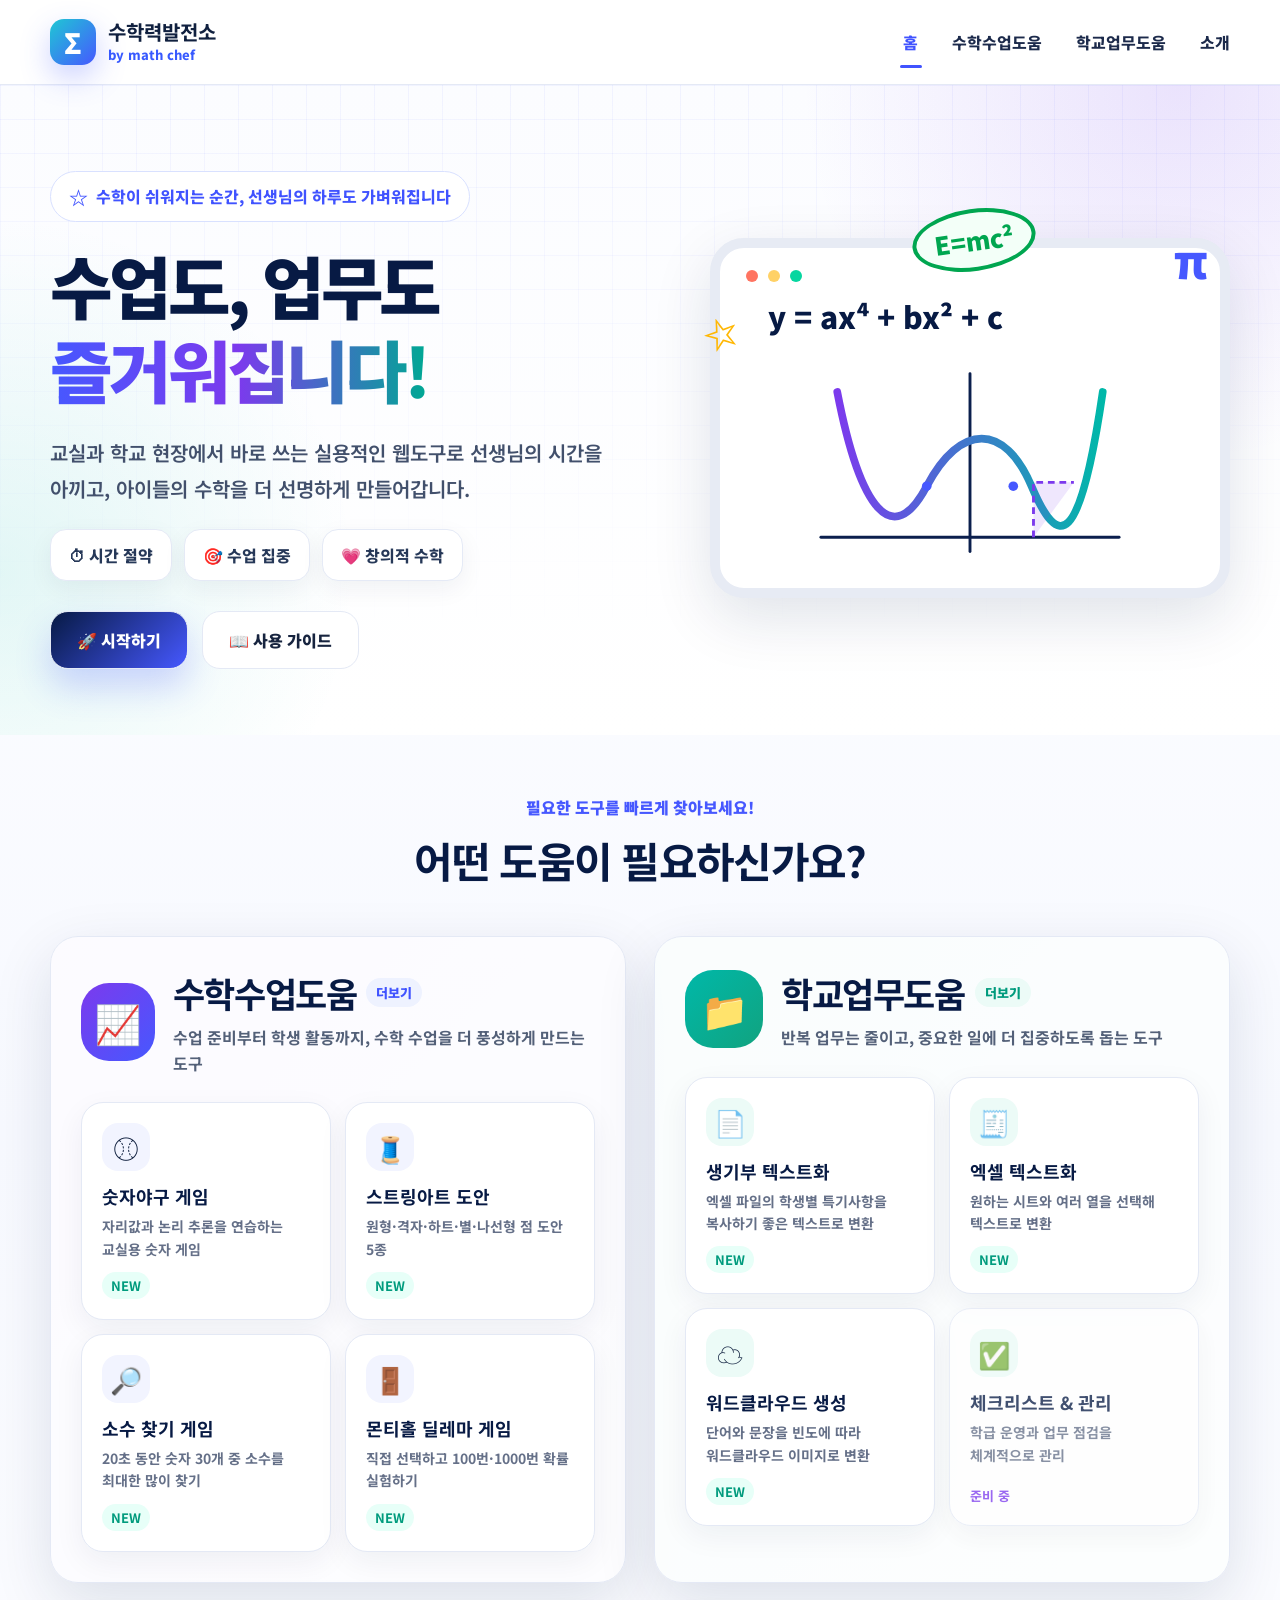
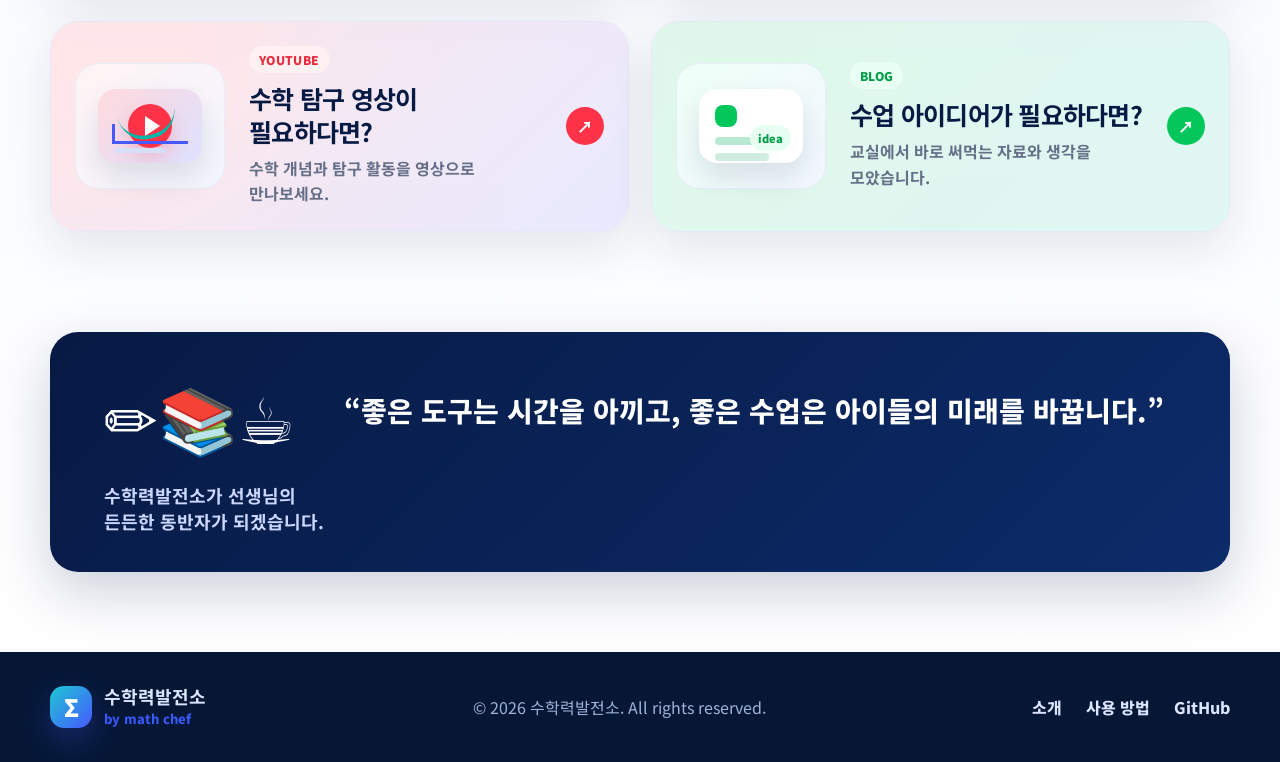
<file: index.html>
<!doctype html>
<html lang="ko">
<head>
  <meta charset="UTF-8" />
  <meta name="viewport" content="width=device-width, initial-scale=1.0" />
  <title>수학력발전소 | 수학수업·학교업무 웹도구</title>
  <meta name="description" content="수학 수업과 학교 업무를 더 쉽고 즐겁게 만드는 교사용 웹도구 모음입니다." />
  <link rel="preconnect" href="https://fonts.googleapis.com">
  <link rel="preconnect" href="https://fonts.gstatic.com" crossorigin>
  <link href="https://fonts.googleapis.com/css2?family=Noto+Sans+KR:wght@400;500;700;800;900&display=swap" rel="stylesheet">
  <link rel="icon" href="favicon.svg" type="image/svg+xml" />
  <link rel="stylesheet" href="style.css" />
  <style>.panel-title-link{display:inline-flex;align-items:center;gap:10px}.panel-title-link .more-label{padding:5px 10px;border-radius:999px;background:#eef2ff;color:#4053ff;font-size:13px;font-weight:900;letter-spacing:0}.school .panel-title-link .more-label{background:#ecfbf7;color:#009b7d}.panel-title-link:hover .more-label{transform:translateX(2px)}</style>
</head>
<body>
  <header class="site-header"><div class="container header-inner"><a class="brand" href="./" aria-label="수학력발전소 홈"><span class="brand-mark">Σ</span><span class="brand-text"><strong>수학력발전소</strong><em>by math chef</em></span></a><nav class="nav" aria-label="주요 메뉴"><a href="#home" class="active">홈</a><a href="#math-tools">수학수업도움</a><a href="#school-tools">학교업무도움</a><a href="#about">소개</a></nav></div></header>
  <main id="home">
    <section class="hero"><div class="container hero-grid"><div class="hero-copy"><p class="eyebrow">수학이 쉬워지는 순간, 선생님의 하루도 가벼워집니다</p><h1>수업도, 업무도<br><span>즐거워집니다!</span></h1><p class="hero-desc">교실과 학교 현장에서 바로 쓰는 실용적인 웹도구로 선생님의 시간을 아끼고, 아이들의 수학을 더 선명하게 만들어갑니다.</p><div class="hero-badges" aria-label="핵심 장점"><span>⏱ 시간 절약</span><span>🎯 수업 집중</span><span>💗 창의적 수학</span></div><div class="hero-actions"><a class="btn primary" href="#math-tools">🚀 시작하기</a><a class="btn ghost" href="#guide">📖 사용 가이드</a></div></div><div class="hero-visual" aria-hidden="true"><div class="doodle star">☆</div><div class="doodle pi">π</div><div class="doodle emc">E=mc²</div><div class="board-card"><div class="board-top"></div><div class="formula">y = ax⁴ + bx² + c</div><svg viewBox="0 0 420 250" role="img" aria-label="4차함수 그래프 일러스트"><defs><linearGradient id="curveGrad" x1="0" y1="0" x2="1" y2="0"><stop offset="0" stop-color="#7c3aed"/><stop offset="1" stop-color="#00b8a9"/></linearGradient></defs><line x1="55" y1="205" x2="365" y2="205" class="axis"/><line x1="210" y1="35" x2="210" y2="220" class="axis"/><path d="M72 54 C96 178, 130 218, 165 152 S246 86, 274 152 S324 218, 348 54" class="curve"/><path d="M276 205 L276 148 L318 148" class="shade"/><circle cx="165" cy="152" r="5" class="point"/><circle cx="255" cy="152" r="5" class="point"/></svg></div></div></div></section>
    <section class="finder" id="guide"><div class="container"><p class="mini-title">필요한 도구를 빠르게 찾아보세요!</p><h2>어떤 도움이 필요하신가요?</h2></div></section>
    <section class="tool-sections"><div class="container two-columns"><article class="tool-panel math" id="math-tools"><div class="panel-head"><div class="panel-icon">📈</div><div><h2><a class="panel-title-link" href="tools/math-tools.html">수학수업도움 <span class="more-label">더보기</span></a></h2><p>수업 준비부터 학생 활동까지, 수학 수업을 더 풍성하게 만드는 도구</p></div></div><div class="tool-list"><a class="tool-item" href="tools/number-baseball.html"><span class="item-icon">⚾</span><span><strong>숫자야구 게임</strong><small>자리값과 논리 추론을 연습하는 교실용 숫자 게임</small></span><b class="new">NEW</b></a><a class="tool-item" href="tools/string-art.html"><span class="item-icon">🧵</span><span><strong>스트링아트 도안</strong><small>원형·격자·하트·별·나선형 점 도안 5종</small></span><b class="new">NEW</b></a><a class="tool-item" href="tools/prime-finder.html"><span class="item-icon">🔎</span><span><strong>소수 찾기 게임</strong><small>20초 동안 숫자 30개 중 소수를 최대한 많이 찾기</small></span><b class="new">NEW</b></a><a class="tool-item" href="tools/monty-hall.html"><span class="item-icon">🚪</span><span><strong>몬티홀 딜레마 게임</strong><small>직접 선택하고 100번·1000번 확률 실험하기</small></span><b class="new">NEW</b></a></div></article><article class="tool-panel school" id="school-tools"><div class="panel-head"><div class="panel-icon">📁</div><div><h2><a class="panel-title-link" href="tools/school-tools.html">학교업무도움 <span class="more-label">더보기</span></a></h2><p>반복 업무는 줄이고, 중요한 일에 더 집중하도록 돕는 도구</p></div></div><div class="tool-list"><a class="tool-item" href="tools/student-record-textifier.html"><span class="item-icon">📄</span><span><strong>생기부 텍스트화</strong><small>엑셀 파일의 학생별 특기사항을 복사하기 좋은 텍스트로 변환</small></span><b class="new">NEW</b></a><a class="tool-item" href="tools/excel-textifier.html"><span class="item-icon">🧾</span><span><strong>엑셀 텍스트화</strong><small>원하는 시트와 여러 열을 선택해 텍스트로 변환</small></span><b class="new">NEW</b></a><a class="tool-item" href="tools/word-cloud.html"><span class="item-icon">☁️</span><span><strong>워드클라우드 생성</strong><small>단어와 문장을 빈도에 따라 워드클라우드 이미지로 변환</small></span><b class="new">NEW</b></a><a class="tool-item disabled" href="#" aria-disabled="true"><span class="item-icon">✅</span><span><strong>체크리스트 & 관리</strong><small>학급 운영과 업무 점검을 체계적으로 관리</small></span><b>준비 중</b></a></div></article></div></section>
    <section class="channel-links" aria-label="수학력발전소 외부 채널"><div class="container channel-grid"><a class="channel-card youtube" href="https://www.youtube.com/@mathlab8437" target="_blank" rel="noreferrer"><span class="channel-art" aria-hidden="true"><span class="video-window"><span class="play-button"></span><span class="graph-line"></span><span class="video-caption"></span></span></span><span class="channel-copy"><small>YouTube</small><strong>수학 탐구 영상이 필요하다면?</strong><em>수학 개념과 탐구 활동을 영상으로 만나보세요.</em></span><span class="channel-arrow" aria-hidden="true">↗</span></a><a class="channel-card blog" href="https://blog.naver.com/bswbsw0131" target="_blank" rel="noreferrer"><span class="channel-art" aria-hidden="true"><span class="blog-window"><span class="blog-dot"></span><span class="blog-line wide"></span><span class="blog-line"></span><span class="blog-chip">idea</span></span></span><span class="channel-copy"><small>Blog</small><strong>수업 아이디어가 필요하다면?</strong><em>교실에서 바로 써먹는 자료와 생각을 모았습니다.</em></span><span class="channel-arrow" aria-hidden="true">↗</span></a></div></section>
    <section class="quote" id="about"><div class="container quote-card"><div class="quote-illust">✏️📚☕</div><p>“좋은 도구는 시간을 아끼고, 좋은 수업은 아이들의 미래를 바꿉니다.”</p><span>수학력발전소가 선생님의 든든한 동반자가 되겠습니다.</span></div></section>
  </main>
  <footer class="footer"><div class="container footer-inner"><div class="brand footer-brand"><span class="brand-mark">Σ</span><span class="brand-text"><strong>수학력발전소</strong><em>by math chef</em></span></div><p>© 2026 수학력발전소. All rights reserved.</p><div class="footer-links"><a href="#about">소개</a><a href="#guide">사용 방법</a><a href="https://github.com/bsw0131/mathfactory" target="_blank" rel="noreferrer">GitHub</a></div></div></footer>
  <script src="app.js"></script>
</body>
</html>
</file>
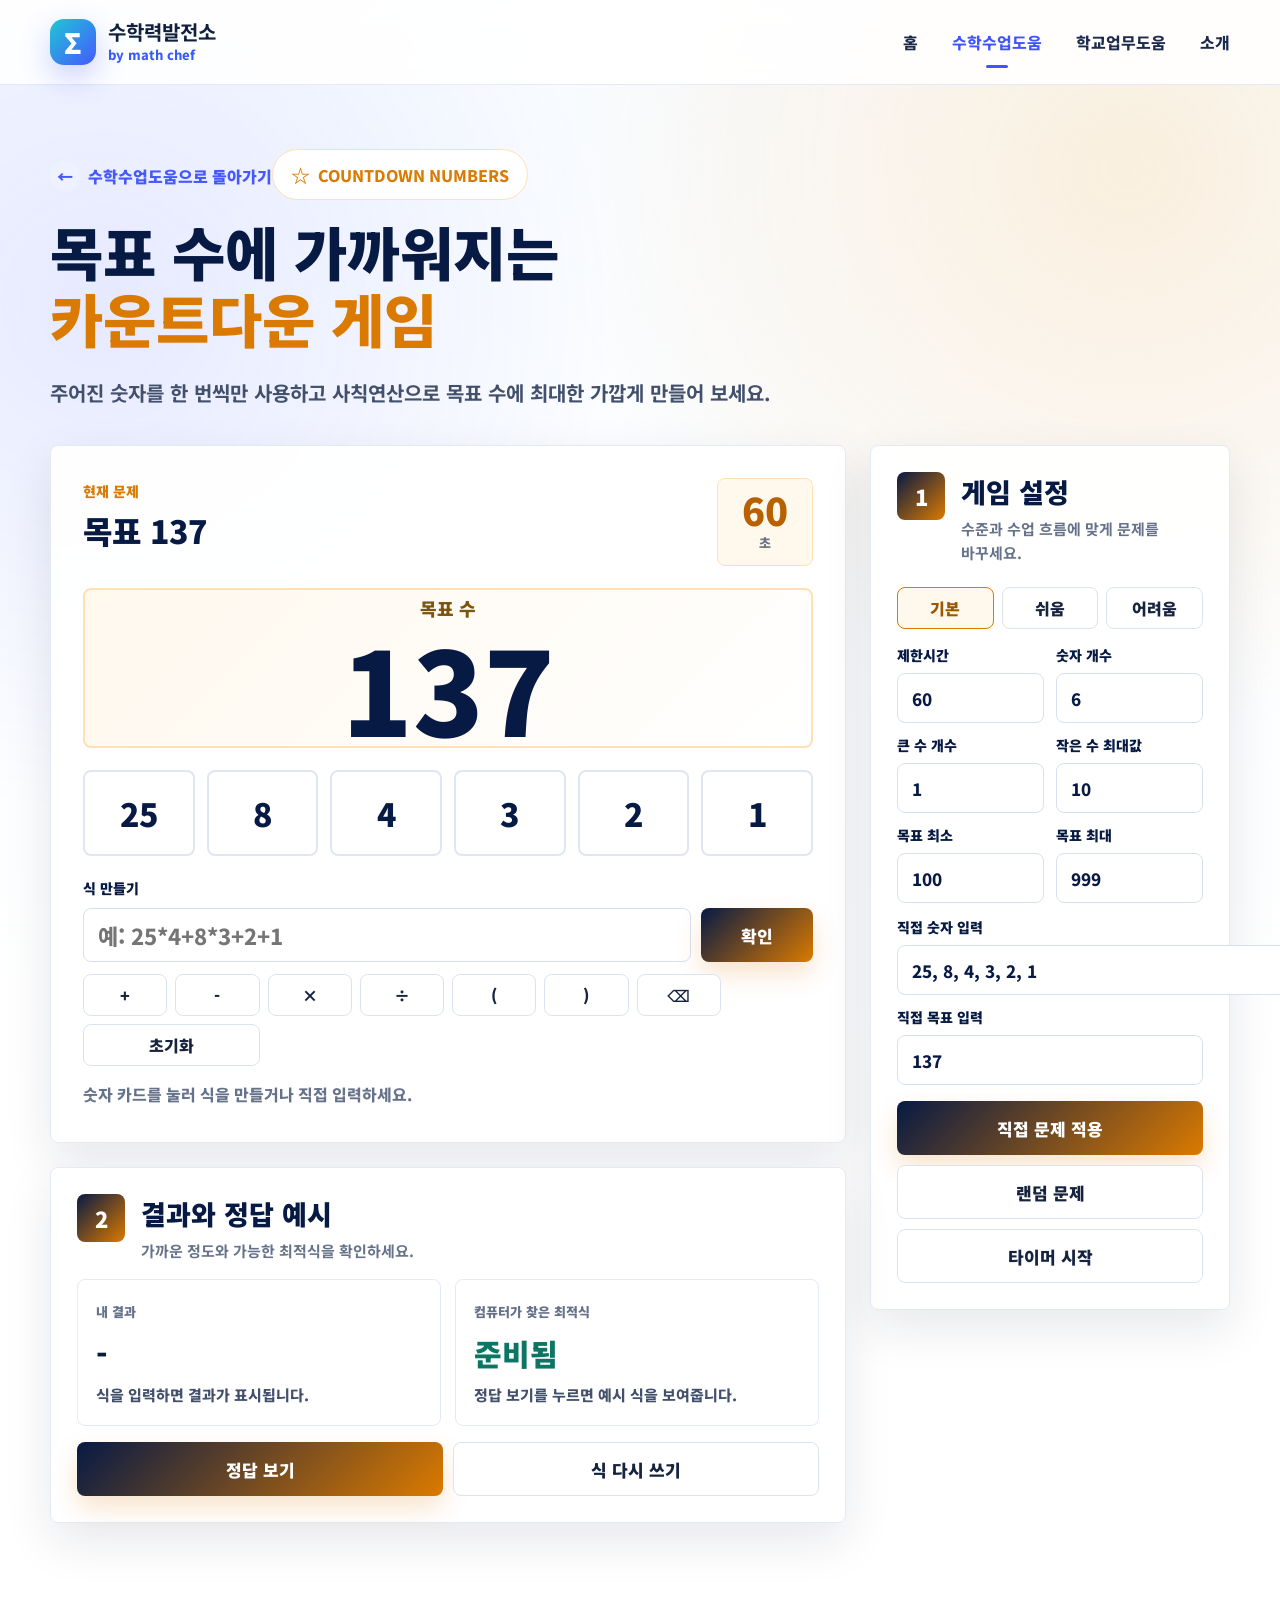
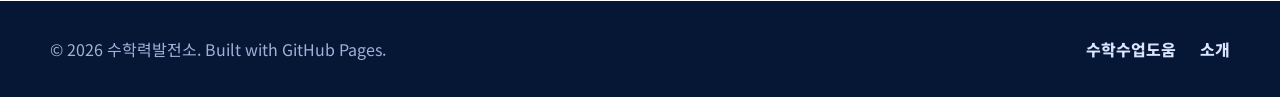
<file: tools/countdown-game.html>
<!DOCTYPE html>
<html lang="ko">
<head>
  <meta charset="UTF-8" />
  <meta name="viewport" content="width=device-width, initial-scale=1.0" />
  <title>카운트다운 게임 | 수학력발전소</title>
  <meta name="description" content="주어진 숫자와 사칙연산으로 목표 수에 최대한 가깝게 만드는 카운트다운 수학 게임" />
  <link rel="preconnect" href="https://fonts.googleapis.com">
  <link rel="preconnect" href="https://fonts.gstatic.com" crossorigin>
  <link href="https://fonts.googleapis.com/css2?family=Noto+Sans+KR:wght@400;500;700;800;900&display=swap" rel="stylesheet">
  <link rel="stylesheet" href="../style.css" />
  <link rel="stylesheet" href="countdown-game.css" />
</head>
<body class="countdown-page">
  <header class="site-header"><div class="container header-inner"><a class="brand" href="../index.html" aria-label="수학력발전소 홈"><span class="brand-mark">Σ</span><span class="brand-text"><strong>수학력발전소</strong><em>by math chef</em></span></a><nav class="nav" aria-label="주요 메뉴"><a href="../index.html#home">홈</a><a href="../index.html#math-tools" class="active">수학수업도움</a><a href="../index.html#school-tools">학교업무도움</a><a href="../index.html#about">소개</a></nav></div></header>

  <main class="countdown-main">
    <section class="countdown-hero container"><a class="back-link" href="../index.html#math-tools">수학수업도움으로 돌아가기</a><p class="eyebrow">COUNTDOWN NUMBERS</p><h2>목표 수에 가까워지는<br><span>카운트다운 게임</span></h2><p class="countdown-intro">주어진 숫자를 한 번씩만 사용하고 사칙연산으로 목표 수에 최대한 가깝게 만들어 보세요.</p></section>
    <section class="countdown-app container" aria-label="카운트다운 게임 영역">
      <section class="game-panel"><div class="game-topline"><div><span class="game-kicker">현재 문제</span><h3>목표 <span id="targetText">137</span></h3></div><div class="timer-box" id="timerBox"><strong id="timeLeft">60</strong><span>초</span></div></div><div class="target-board"><span>목표 수</span><strong id="targetBoard">137</strong></div><div class="number-row" id="numberRow" aria-label="사용 가능한 숫자"></div><div class="expression-box"><label for="expressionInput">식 만들기</label><div class="expression-row"><input id="expressionInput" type="text" inputmode="text" autocomplete="off" placeholder="예: 25*4+8*3+2+1" /><button class="action-btn" id="checkBtn" type="button">확인</button></div><div class="operator-pad" aria-label="연산 입력 버튼"><button type="button" data-token="+">+</button><button type="button" data-token="-">-</button><button type="button" data-token="*">×</button><button type="button" data-token="/">÷</button><button type="button" data-token="(">(</button><button type="button" data-token=")">)</button><button type="button" id="backspaceBtn">⌫</button><button type="button" id="clearBtn">초기화</button></div><p class="message" id="message">숫자 카드를 눌러 식을 만들거나 직접 입력하세요.</p></div></section>
      <aside class="control-panel"><div class="panel-title-row"><span class="step-badge">1</span><div><h3>게임 설정</h3><p>수준과 수업 흐름에 맞게 문제를 바꾸세요.</p></div></div><div class="preset-row" role="group" aria-label="빠른 설정"><button class="preset-btn active" type="button" data-preset="classic">기본</button><button class="preset-btn" type="button" data-preset="easy">쉬움</button><button class="preset-btn" type="button" data-preset="hard">어려움</button></div><div class="settings-grid"><label>제한시간<input id="timeInput" type="number" min="10" max="300" step="5" value="60" /></label><label>숫자 개수<input id="countInput" type="number" min="4" max="7" value="6" /></label><label>큰 수 개수<input id="largeCountInput" type="number" min="0" max="4" value="1" /></label><label>작은 수 최대값<input id="smallMaxInput" type="number" min="5" max="20" value="10" /></label><label>목표 최소<input id="targetMinInput" type="number" min="10" max="999" value="100" /></label><label>목표 최대<input id="targetMaxInput" type="number" min="10" max="999" value="999" /></label></div><label class="wide-label">직접 숫자 입력<input id="customNumbersInput" type="text" value="25, 8, 4, 3, 2, 1" placeholder="예: 25, 8, 4, 3, 2, 1" /></label><label class="wide-label">직접 목표 입력<input id="customTargetInput" type="number" min="1" max="9999" value="137" /></label><div class="button-stack"><button class="action-btn" id="applyCustomBtn" type="button">직접 문제 적용</button><button class="action-btn secondary" id="randomGameBtn" type="button">랜덤 문제</button><button class="action-btn secondary" id="startBtn" type="button">타이머 시작</button></div></aside>
      <section class="result-panel"><div class="panel-title-row compact"><span class="step-badge">2</span><div><h3>결과와 정답 예시</h3><p>가까운 정도와 가능한 최적식을 확인하세요.</p></div></div><div class="result-grid"><div class="result-card"><span>내 결과</span><strong id="myResult">-</strong><p id="myDiff">식을 입력하면 결과가 표시됩니다.</p></div><div class="result-card solution-card"><span>컴퓨터가 찾은 최적식</span><strong id="bestResult">준비됨</strong><p id="bestExpression">정답 보기를 누르면 예시 식을 보여줍니다.</p></div></div><div class="button-stack result-actions"><button class="action-btn" id="solveBtn" type="button">정답 보기</button><button class="action-btn secondary" id="resetExpressionBtn" type="button">식 다시 쓰기</button></div></section>
    </section>
  </main>

  <footer class="footer"><div class="container footer-inner compact-footer"><p>© 2026 수학력발전소. Built with GitHub Pages.</p><div class="footer-links"><a href="../index.html#math-tools">수학수업도움</a><a href="../index.html#about">소개</a></div></div></footer>
  <script src="countdown-game.js"></script>
</body>
</html>
</file>
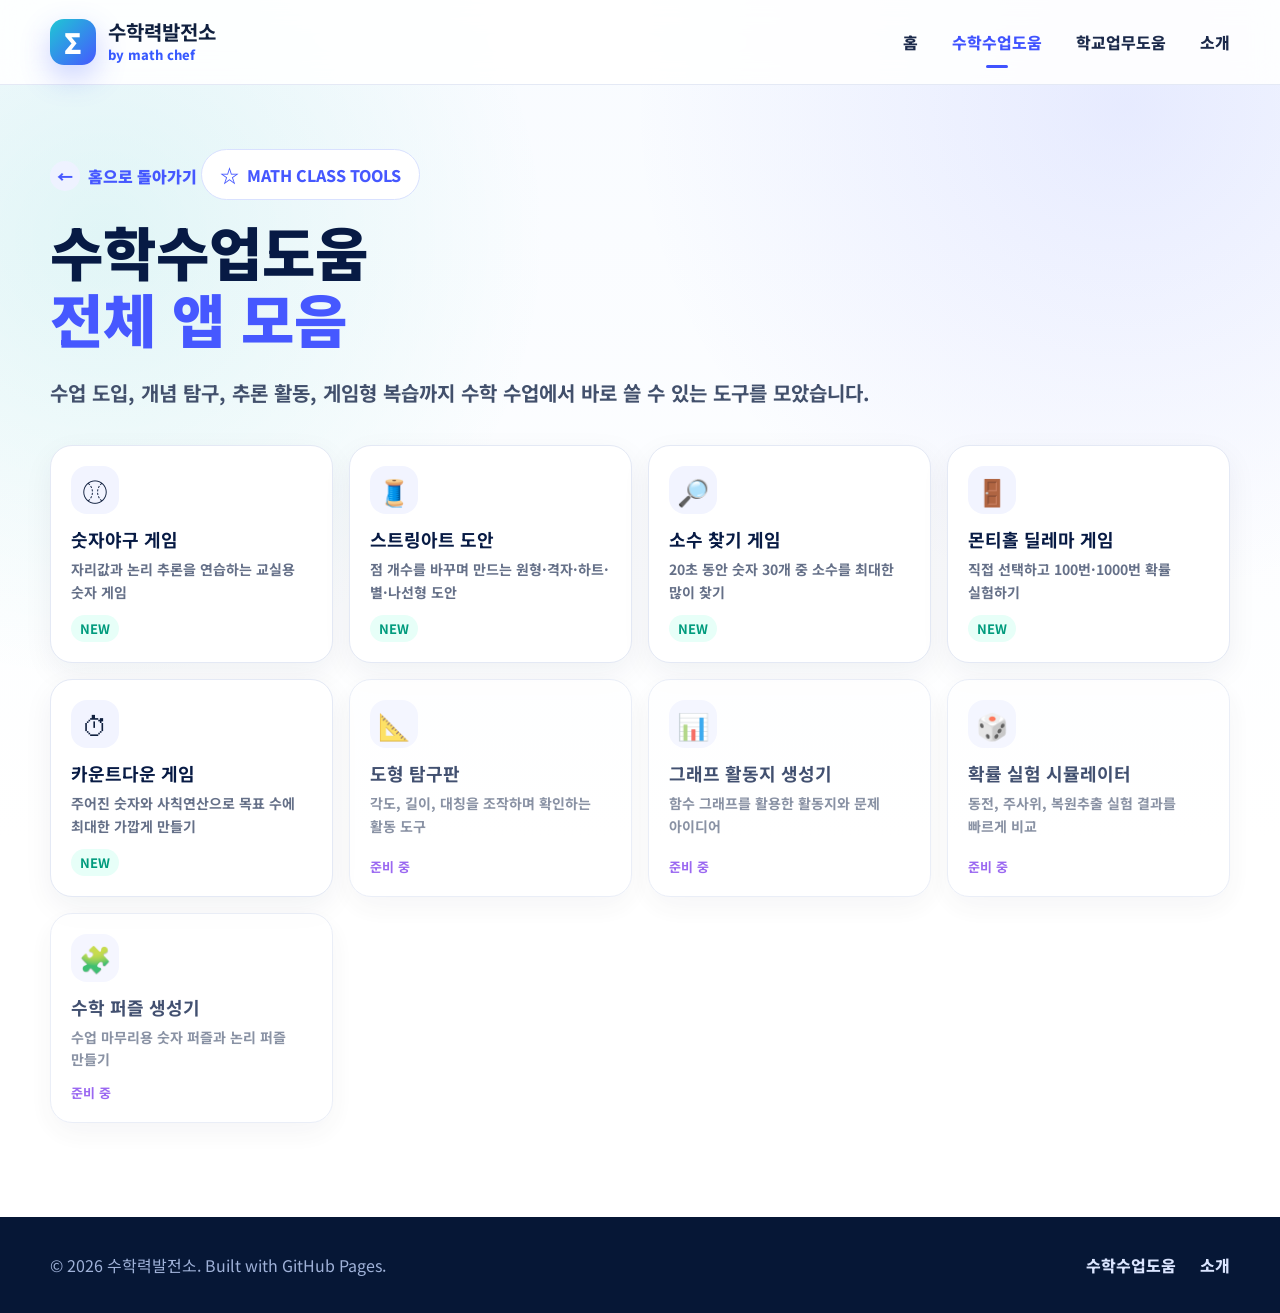
<file: tools/math-tools.html>
<!DOCTYPE html>
<html lang="ko">
<head>
  <meta charset="UTF-8" />
  <meta name="viewport" content="width=device-width, initial-scale=1.0" />
  <title>수학수업도움 전체보기 | 수학력발전소</title>
  <meta name="description" content="수학 수업을 돕는 웹도구 전체 목록" />
  <link rel="preconnect" href="https://fonts.googleapis.com">
  <link rel="preconnect" href="https://fonts.gstatic.com" crossorigin>
  <link href="https://fonts.googleapis.com/css2?family=Noto+Sans+KR:wght@400;500;700;800;900&display=swap" rel="stylesheet">
  <link rel="stylesheet" href="../style.css" />
  <link rel="stylesheet" href="tool-index.css" />
</head>
<body class="tool-index-page math-index-page">
  <header class="site-header">
    <div class="container header-inner">
      <a class="brand" href="../index.html" aria-label="수학력발전소 홈">
        <span class="brand-mark">Σ</span>
        <span class="brand-text">
          <strong>수학력발전소</strong>
          <em>by math chef</em>
        </span>
      </a>
      <nav class="nav" aria-label="주요 메뉴">
        <a href="../index.html#home">홈</a>
        <a href="../index.html#math-tools" class="active">수학수업도움</a>
        <a href="../index.html#school-tools">학교업무도움</a>
        <a href="../index.html#about">소개</a>
      </nav>
    </div>
  </header>

  <main class="tool-index-main">
    <section class="tool-index-hero container">
      <a class="back-link" href="../index.html#math-tools">홈으로 돌아가기</a>
      <p class="eyebrow">MATH CLASS TOOLS</p>
      <h1>수학수업도움<br><span>전체 앱 모음</span></h1>
      <p>수업 도입, 개념 탐구, 추론 활동, 게임형 복습까지 수학 수업에서 바로 쓸 수 있는 도구를 모았습니다.</p>
    </section>

    <section class="container tool-index-grid" aria-label="수학수업도움 전체 앱 목록">
      <a class="tool-item" href="number-baseball.html"><span class="item-icon">⚾</span><span><strong>숫자야구 게임</strong><small>자리값과 논리 추론을 연습하는 교실용 숫자 게임</small></span><b class="new">NEW</b></a>
      <a class="tool-item" href="string-art.html"><span class="item-icon">🧵</span><span><strong>스트링아트 도안</strong><small>점 개수를 바꾸며 만드는 원형·격자·하트·별·나선형 도안</small></span><b class="new">NEW</b></a>
      <a class="tool-item" href="prime-finder.html"><span class="item-icon">🔎</span><span><strong>소수 찾기 게임</strong><small>20초 동안 숫자 30개 중 소수를 최대한 많이 찾기</small></span><b class="new">NEW</b></a>
      <a class="tool-item" href="monty-hall.html"><span class="item-icon">🚪</span><span><strong>몬티홀 딜레마 게임</strong><small>직접 선택하고 100번·1000번 확률 실험하기</small></span><b class="new">NEW</b></a>
      <a class="tool-item" href="countdown-game.html"><span class="item-icon">⏱</span><span><strong>카운트다운 게임</strong><small>주어진 숫자와 사칙연산으로 목표 수에 최대한 가깝게 만들기</small></span><b class="new">NEW</b></a>
      <a class="tool-item disabled" href="#" aria-disabled="true"><span class="item-icon">📐</span><span><strong>도형 탐구판</strong><small>각도, 길이, 대칭을 조작하며 확인하는 활동 도구</small></span><b>준비 중</b></a>
      <a class="tool-item disabled" href="#" aria-disabled="true"><span class="item-icon">📊</span><span><strong>그래프 활동지 생성기</strong><small>함수 그래프를 활용한 활동지와 문제 아이디어</small></span><b>준비 중</b></a>
      <a class="tool-item disabled" href="#" aria-disabled="true"><span class="item-icon">🎲</span><span><strong>확률 실험 시뮬레이터</strong><small>동전, 주사위, 복원추출 실험 결과를 빠르게 비교</small></span><b>준비 중</b></a>
      <a class="tool-item disabled" href="#" aria-disabled="true"><span class="item-icon">🧩</span><span><strong>수학 퍼즐 생성기</strong><small>수업 마무리용 숫자 퍼즐과 논리 퍼즐 만들기</small></span><b>준비 중</b></a>
    </section>
  </main>

  <footer class="footer">
    <div class="container footer-inner compact-footer">
      <p>© 2026 수학력발전소. Built with GitHub Pages.</p>
      <div class="footer-links">
        <a href="../index.html#math-tools">수학수업도움</a>
        <a href="../index.html#about">소개</a>
      </div>
    </div>
  </footer>

  <script src="../app.js"></script>
</body>
</html>
</file>
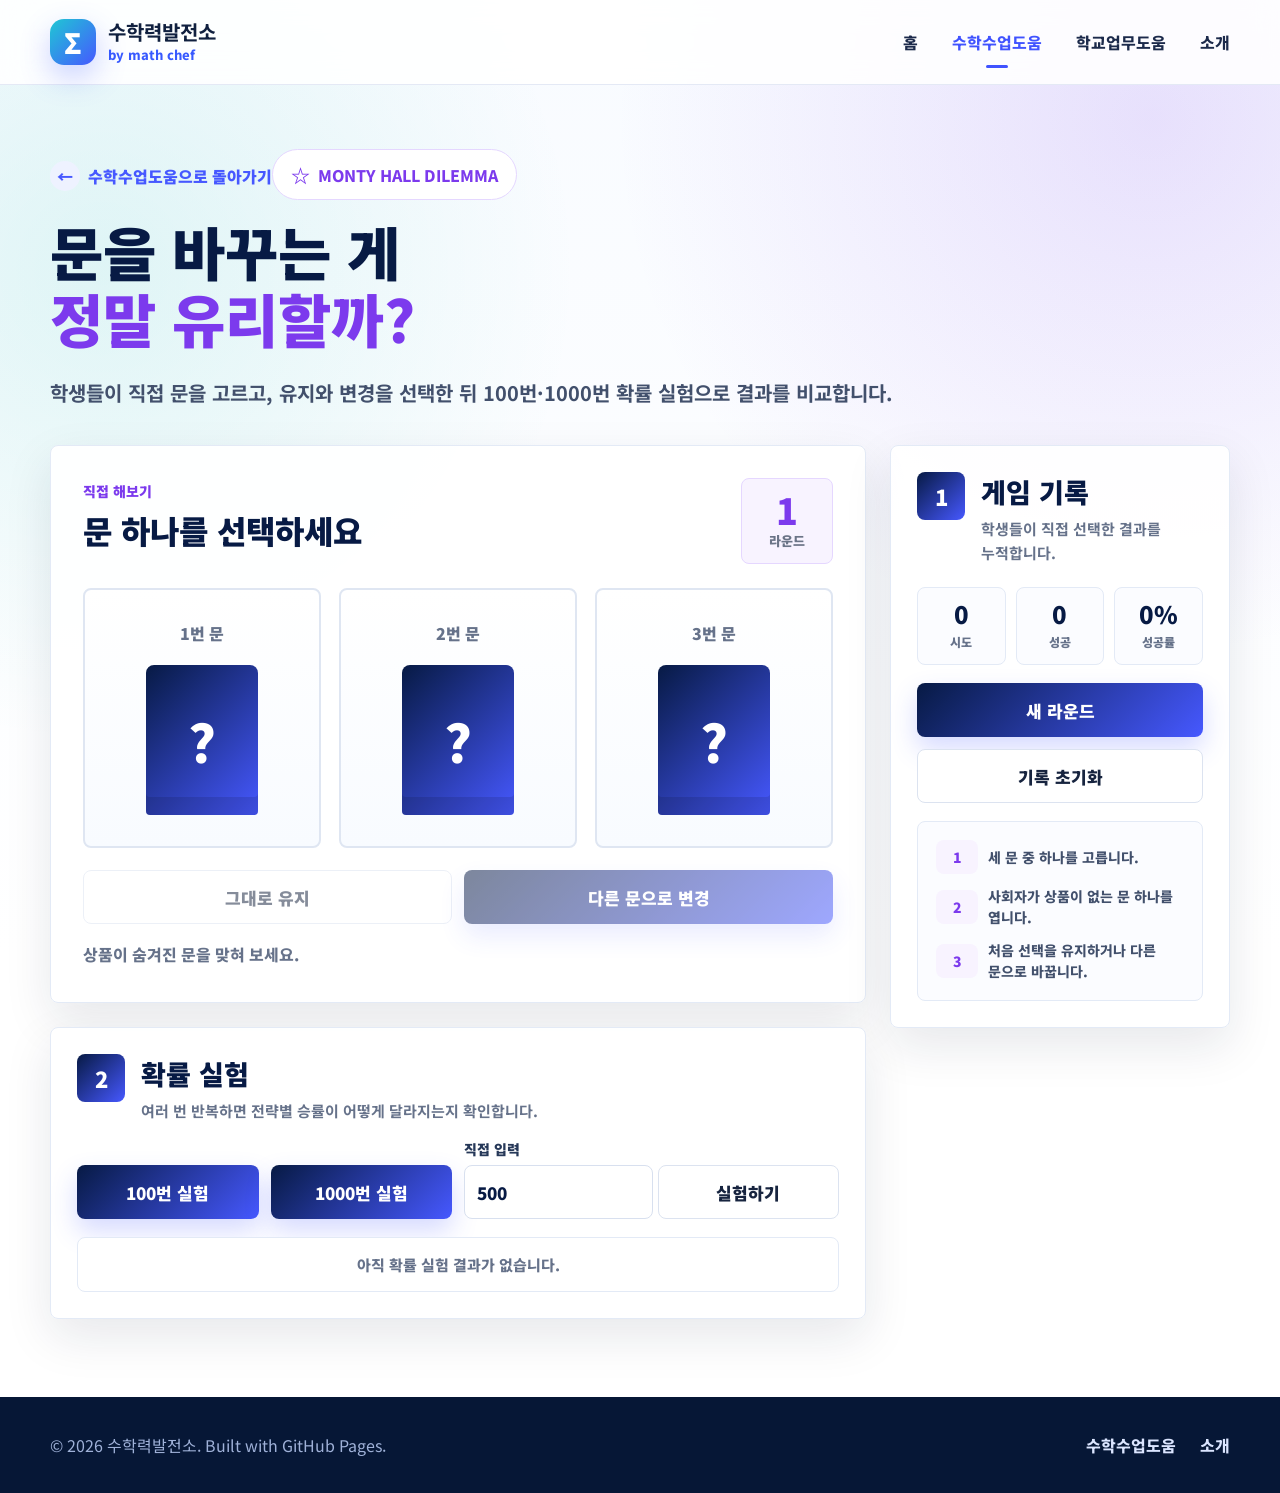
<file: tools/monty-hall.html>
<!DOCTYPE html>
<html lang="ko">
<head>
  <meta charset="UTF-8" />
  <meta name="viewport" content="width=device-width, initial-scale=1.0" />
  <title>몬티홀 딜레마 게임 | 수학력발전소</title>
  <meta name="description" content="직접 선택하고 확률 실험까지 해보는 몬티홀 딜레마 게임" />
  <link rel="preconnect" href="https://fonts.googleapis.com">
  <link rel="preconnect" href="https://fonts.gstatic.com" crossorigin>
  <link href="https://fonts.googleapis.com/css2?family=Noto+Sans+KR:wght@400;500;700;800;900&display=swap" rel="stylesheet">
  <link rel="stylesheet" href="../style.css" />
  <link rel="stylesheet" href="monty-hall.css" />
</head>
<body class="monty-page">
  <header class="site-header"><div class="container header-inner"><a class="brand" href="../index.html" aria-label="수학력발전소 홈"><span class="brand-mark">Σ</span><span class="brand-text"><strong>수학력발전소</strong><em>by math chef</em></span></a><nav class="nav" aria-label="주요 메뉴"><a href="../index.html#home">홈</a><a href="../index.html#math-tools" class="active">수학수업도움</a><a href="../index.html#school-tools">학교업무도움</a><a href="../index.html#about">소개</a></nav></div></header>
  <main class="monty-main"><section class="monty-hero container"><a class="back-link" href="../index.html#math-tools">수학수업도움으로 돌아가기</a><p class="eyebrow">MONTY HALL DILEMMA</p><h2>문을 바꾸는 게<br><span>정말 유리할까?</span></h2><p class="monty-intro">학생들이 직접 문을 고르고, 유지와 변경을 선택한 뒤 100번·1000번 확률 실험으로 결과를 비교합니다.</p></section><section class="monty-app container" aria-label="몬티홀 딜레마 게임 영역"><section class="play-panel"><div class="game-topline"><div><span class="game-kicker">직접 해보기</span><h3 id="roundTitle">문 하나를 선택하세요</h3></div><div class="round-box"><strong id="roundCount">1</strong><span>라운드</span></div></div><div class="door-row" id="doorRow" aria-label="문 선택"></div><div class="choice-actions" id="choiceActions"><button class="action-btn secondary" id="stayBtn" type="button" disabled>그대로 유지</button><button class="action-btn" id="switchBtn" type="button" disabled>다른 문으로 변경</button></div><p class="message" id="message">상품이 숨겨진 문을 맞혀 보세요.</p></section><aside class="control-panel"><div class="panel-title-row"><span class="step-badge">1</span><div><h3>게임 기록</h3><p>학생들이 직접 선택한 결과를 누적합니다.</p></div></div><div class="score-board"><div class="score-card"><strong id="playTotal">0</strong><span>시도</span></div><div class="score-card"><strong id="playWins">0</strong><span>성공</span></div><div class="score-card"><strong id="playRate">0%</strong><span>성공률</span></div></div><button class="action-btn full" id="newRoundBtn" type="button">새 라운드</button><button class="action-btn secondary full" id="resetPlayBtn" type="button">기록 초기화</button><div class="rule-card"><div><strong>1</strong><span>세 문 중 하나를 고릅니다.</span></div><div><strong>2</strong><span>사회자가 상품이 없는 문 하나를 엽니다.</span></div><div><strong>3</strong><span>처음 선택을 유지하거나 다른 문으로 바꿉니다.</span></div></div></aside><section class="simulation-panel"><div class="panel-title-row compact"><span class="step-badge">2</span><div><h3>확률 실험</h3><p>여러 번 반복하면 전략별 승률이 어떻게 달라지는지 확인합니다.</p></div></div><div class="sim-controls"><button class="action-btn" data-sim="100" type="button">100번 실험</button><button class="action-btn" data-sim="1000" type="button">1000번 실험</button><label class="custom-sim" for="customCount"><span>직접 입력</span><input id="customCount" type="number" min="10" max="100000" step="10" value="500" /></label><button class="action-btn secondary" id="customSimBtn" type="button">실험하기</button></div><div class="sim-result" id="simResult"><div class="empty-result">아직 확률 실험 결과가 없습니다.</div></div></section></section></main>
  <footer class="footer"><div class="container footer-inner compact-footer"><p>© 2026 수학력발전소. Built with GitHub Pages.</p><div class="footer-links"><a href="../index.html#math-tools">수학수업도움</a><a href="../index.html#about">소개</a></div></div></footer>
  <script src="monty-hall.js"></script>
</body>
</html>
</file>
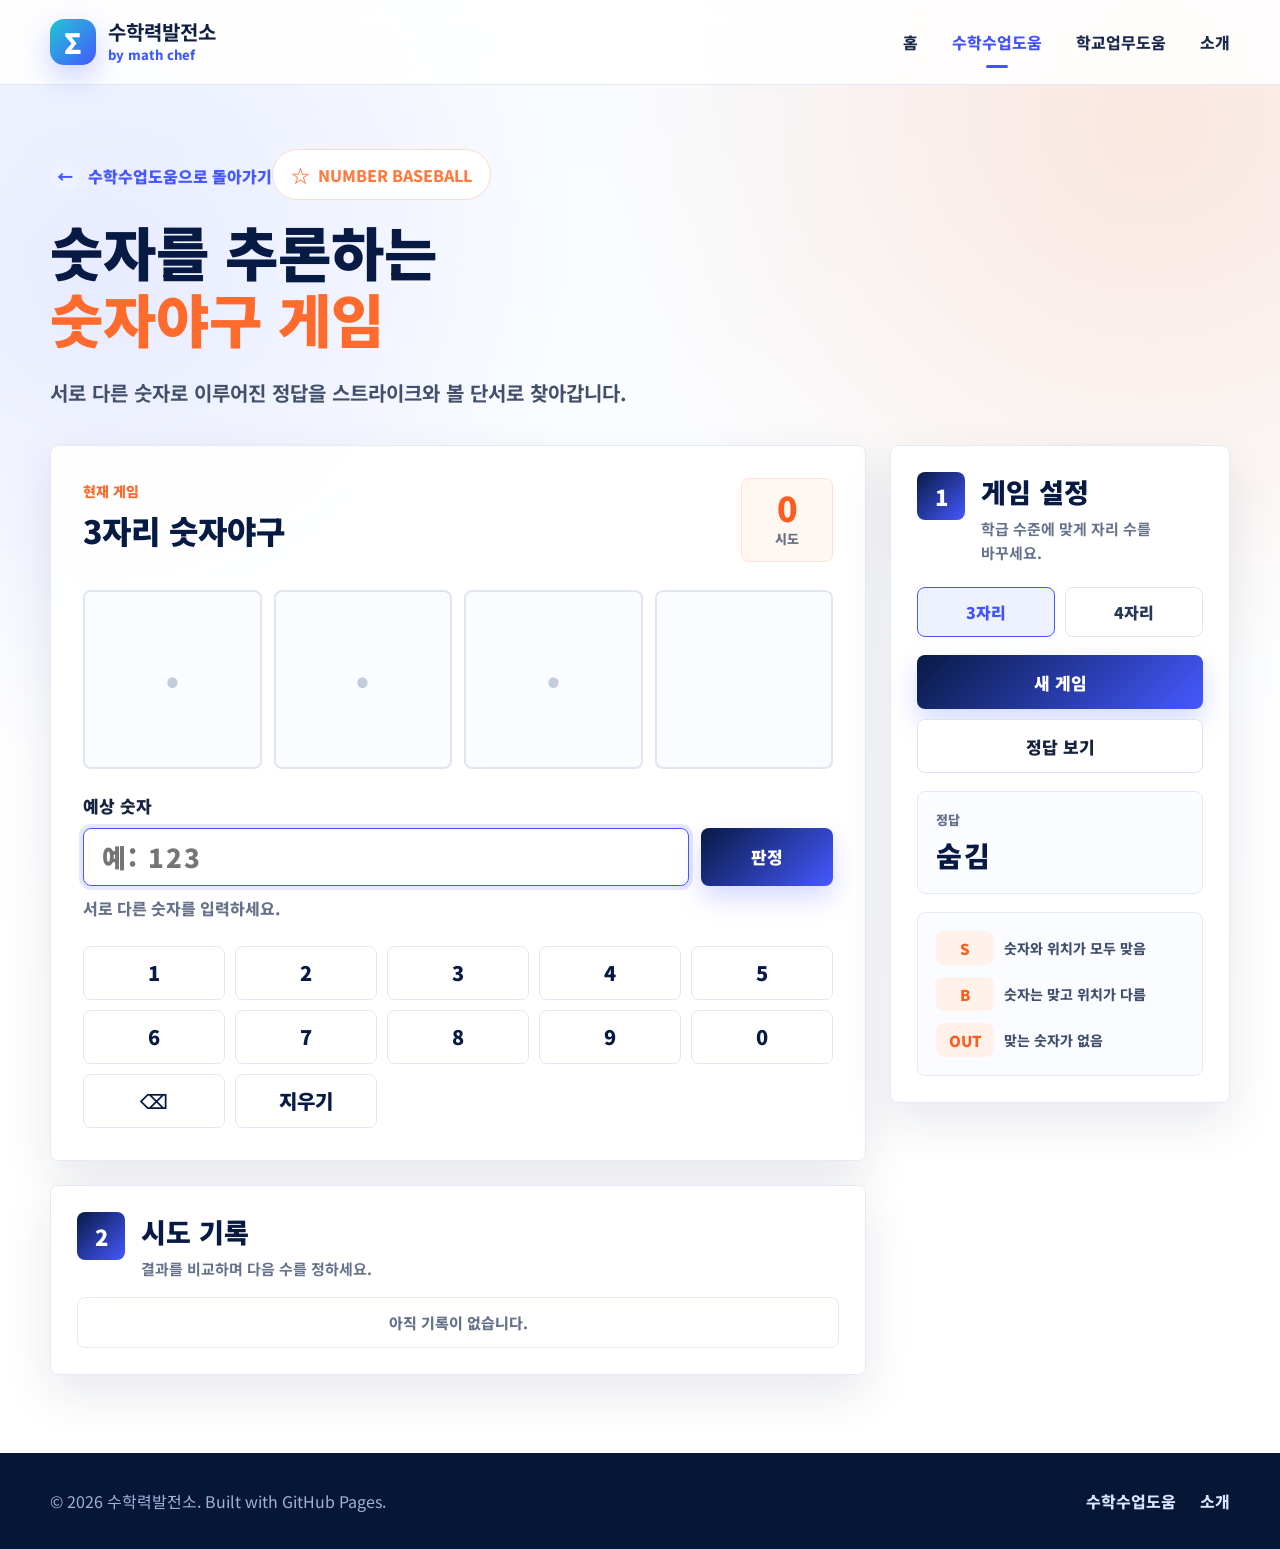
<file: tools/number-baseball.html>
<!DOCTYPE html>
<html lang="ko">
<head>
  <meta charset="UTF-8" />
  <meta name="viewport" content="width=device-width, initial-scale=1.0" />
  <title>숫자야구 게임 | 수학력발전소</title>
  <meta name="description" content="자리값과 추론을 연습하는 숫자야구 수업 게임" />
  <link rel="preconnect" href="https://fonts.googleapis.com">
  <link rel="preconnect" href="https://fonts.gstatic.com" crossorigin>
  <link href="https://fonts.googleapis.com/css2?family=Noto+Sans+KR:wght@400;500;700;800;900&display=swap" rel="stylesheet">
  <link rel="stylesheet" href="../style.css" />
  <link rel="stylesheet" href="number-baseball.css" />
</head>
<body class="baseball-page">
  <header class="site-header"><div class="container header-inner"><a class="brand" href="../index.html" aria-label="수학력발전소 홈"><span class="brand-mark">Σ</span><span class="brand-text"><strong>수학력발전소</strong><em>by math chef</em></span></a><nav class="nav" aria-label="주요 메뉴"><a href="../index.html#home">홈</a><a href="../index.html#math-tools" class="active">수학수업도움</a><a href="../index.html#school-tools">학교업무도움</a><a href="../index.html#about">소개</a></nav></div></header>
  <main class="baseball-main"><section class="baseball-hero container"><a class="back-link" href="../index.html#math-tools">수학수업도움으로 돌아가기</a><p class="eyebrow">NUMBER BASEBALL</p><h2>숫자를 추론하는<br><span>숫자야구 게임</span></h2><p class="baseball-intro">서로 다른 숫자로 이루어진 정답을 스트라이크와 볼 단서로 찾아갑니다.</p></section><section class="baseball-app container" aria-label="숫자야구 게임 영역"><section class="game-panel"><div class="game-topline"><div><span class="game-kicker">현재 게임</span><h3 id="modeTitle">3자리 숫자야구</h3></div><div class="score-box"><strong id="attemptCount">0</strong><span>시도</span></div></div><div class="digit-display" id="digitDisplay" aria-label="입력한 숫자"></div><form class="guess-form" id="guessForm"><label for="guessInput">예상 숫자</label><div class="guess-row"><input id="guessInput" type="text" inputmode="numeric" autocomplete="off" maxlength="4" placeholder="예: 123" /><button class="action-btn" type="submit">판정</button></div><p class="message" id="message">서로 다른 숫자를 입력하세요.</p></form><div class="keypad" id="keypad" aria-label="숫자 입력 키패드"></div></section><aside class="control-panel"><div class="panel-title-row"><span class="step-badge">1</span><div><h3>게임 설정</h3><p>학급 수준에 맞게 자리 수를 바꾸세요.</p></div></div><div class="mode-toggle" role="group" aria-label="자리 수 선택"><button type="button" class="mode-btn active" data-length="3">3자리</button><button type="button" class="mode-btn" data-length="4">4자리</button></div><div class="button-stack"><button class="action-btn" id="newGameBtn" type="button">새 게임</button><button class="action-btn secondary" id="revealBtn" type="button">정답 보기</button></div><div class="status-card" id="answerCard"><span>정답</span><strong id="answerText">숨김</strong></div><div class="rule-card"><div><strong>S</strong><span>숫자와 위치가 모두 맞음</span></div><div><strong>B</strong><span>숫자는 맞고 위치가 다름</span></div><div><strong>OUT</strong><span>맞는 숫자가 없음</span></div></div></aside><section class="history-panel"><div class="panel-title-row compact"><span class="step-badge">2</span><div><h3>시도 기록</h3><p>결과를 비교하며 다음 수를 정하세요.</p></div></div><div class="history-list" id="historyList"><div class="empty-history">아직 기록이 없습니다.</div></div></section></section></main>
  <footer class="footer"><div class="container footer-inner compact-footer"><p>© 2026 수학력발전소. Built with GitHub Pages.</p><div class="footer-links"><a href="../index.html#math-tools">수학수업도움</a><a href="../index.html#about">소개</a></div></div></footer>
  <script src="number-baseball.js"></script>
</body>
</html>
</file>
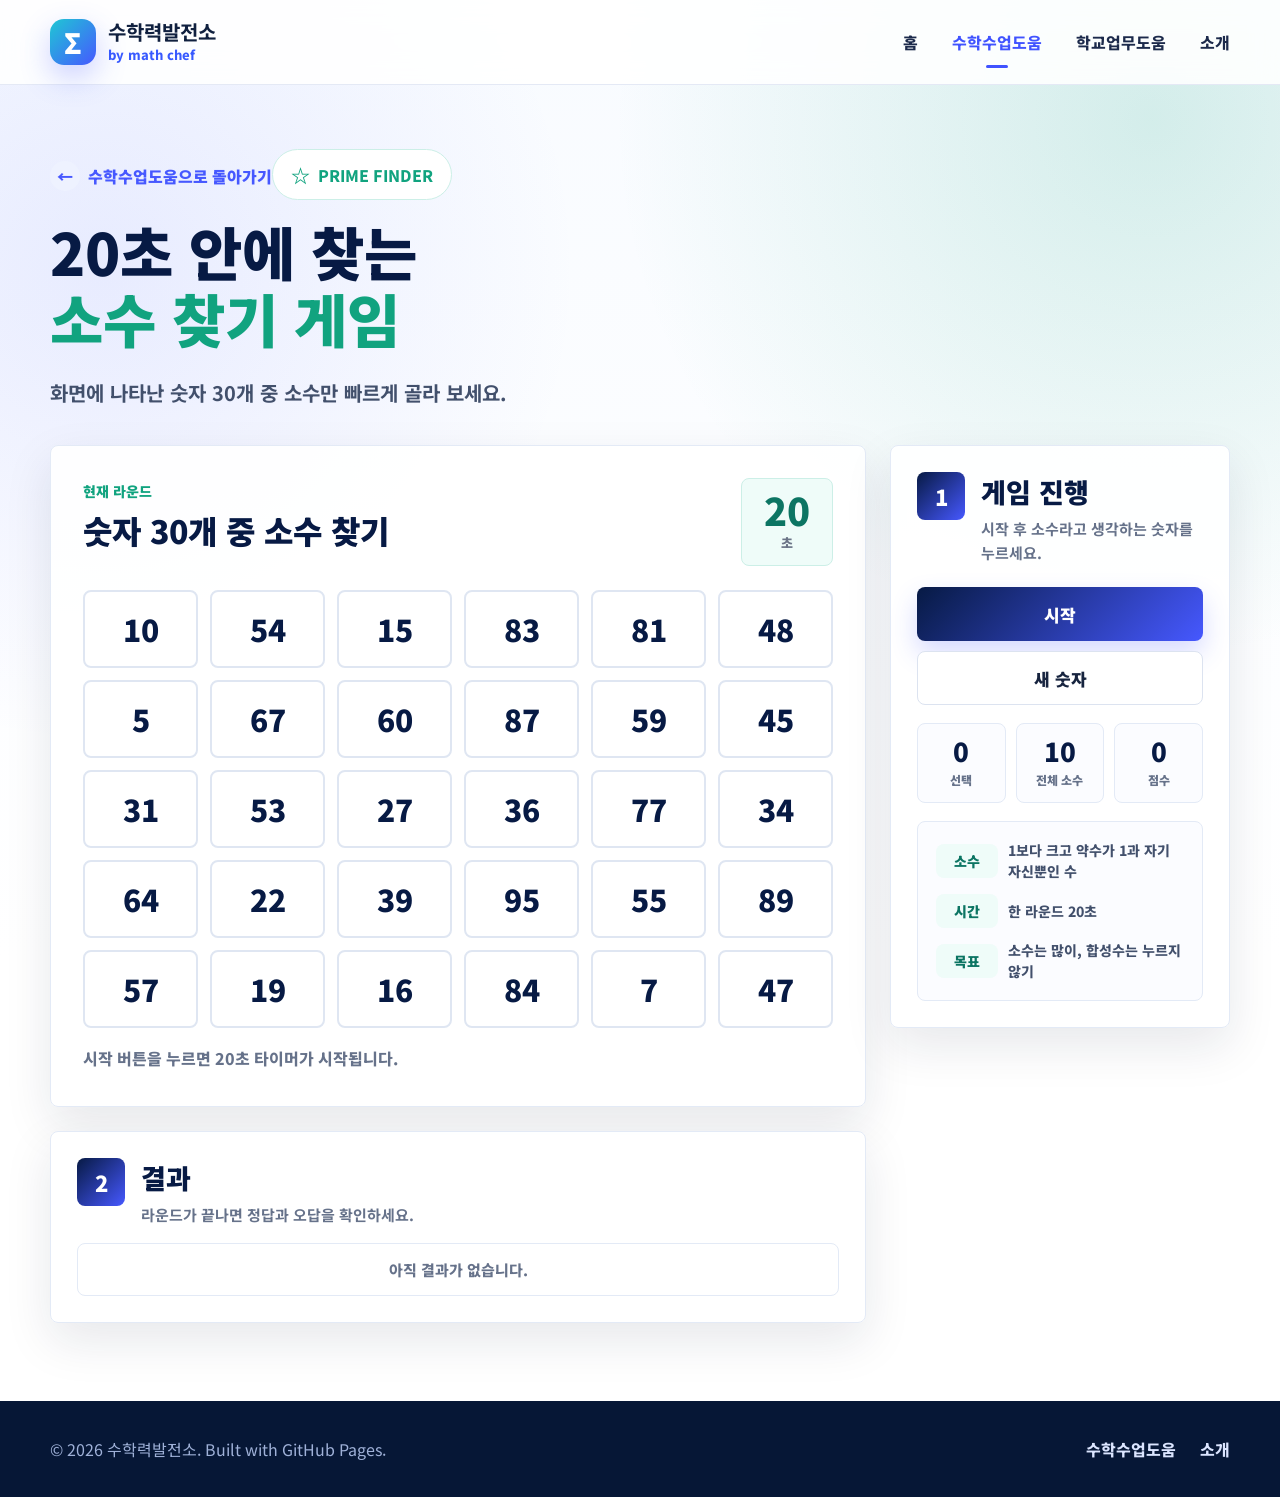
<file: tools/prime-finder.html>
<!DOCTYPE html>
<html lang="ko">
<head>
  <meta charset="UTF-8" />
  <meta name="viewport" content="width=device-width, initial-scale=1.0" />
  <title>소수 찾기 게임 | 수학력발전소</title>
  <meta name="description" content="20초 안에 숫자 30개 중 소수를 최대한 많이 찾는 수학 게임" />
  <link rel="preconnect" href="https://fonts.googleapis.com">
  <link rel="preconnect" href="https://fonts.gstatic.com" crossorigin>
  <link href="https://fonts.googleapis.com/css2?family=Noto+Sans+KR:wght@400;500;700;800;900&display=swap" rel="stylesheet">
  <link rel="stylesheet" href="../style.css" />
  <link rel="stylesheet" href="prime-finder.css" />
</head>
<body class="prime-page">
  <header class="site-header"><div class="container header-inner"><a class="brand" href="../index.html" aria-label="수학력발전소 홈"><span class="brand-mark">Σ</span><span class="brand-text"><strong>수학력발전소</strong><em>by math chef</em></span></a><nav class="nav" aria-label="주요 메뉴"><a href="../index.html#home">홈</a><a href="../index.html#math-tools" class="active">수학수업도움</a><a href="../index.html#school-tools">학교업무도움</a><a href="../index.html#about">소개</a></nav></div></header>
  <main class="prime-main"><section class="prime-hero container"><a class="back-link" href="../index.html#math-tools">수학수업도움으로 돌아가기</a><p class="eyebrow">PRIME FINDER</p><h2>20초 안에 찾는<br><span>소수 찾기 게임</span></h2><p class="prime-intro">화면에 나타난 숫자 30개 중 소수만 빠르게 골라 보세요.</p></section><section class="prime-app container" aria-label="소수 찾기 게임 영역"><section class="game-panel"><div class="game-topline"><div><span class="game-kicker">현재 라운드</span><h3>숫자 30개 중 소수 찾기</h3></div><div class="timer-box" id="timerBox"><strong id="timeLeft">20</strong><span>초</span></div></div><div class="number-grid" id="numberGrid" aria-label="숫자 목록"></div><p class="message" id="message">시작 버튼을 누르면 20초 타이머가 시작됩니다.</p></section><aside class="control-panel"><div class="panel-title-row"><span class="step-badge">1</span><div><h3>게임 진행</h3><p>시작 후 소수라고 생각하는 숫자를 누르세요.</p></div></div><div class="button-stack"><button class="action-btn" id="startBtn" type="button">시작</button><button class="action-btn secondary" id="newRoundBtn" type="button">새 숫자</button></div><div class="score-board"><div class="score-card"><strong id="selectedCount">0</strong><span>선택</span></div><div class="score-card"><strong id="primeCount">0</strong><span>전체 소수</span></div><div class="score-card"><strong id="scoreText">0</strong><span>점수</span></div></div><div class="rule-card"><div><strong>소수</strong><span>1보다 크고 약수가 1과 자기 자신뿐인 수</span></div><div><strong>시간</strong><span>한 라운드 20초</span></div><div><strong>목표</strong><span>소수는 많이, 합성수는 누르지 않기</span></div></div></aside><section class="result-panel"><div class="panel-title-row compact"><span class="step-badge">2</span><div><h3>결과</h3><p>라운드가 끝나면 정답과 오답을 확인하세요.</p></div></div><div class="result-list" id="resultList"><div class="empty-result">아직 결과가 없습니다.</div></div></section></section></main>
  <footer class="footer"><div class="container footer-inner compact-footer"><p>© 2026 수학력발전소. Built with GitHub Pages.</p><div class="footer-links"><a href="../index.html#math-tools">수학수업도움</a><a href="../index.html#about">소개</a></div></div></footer>
  <script src="prime-finder.js"></script>
</body>
</html>
</file>
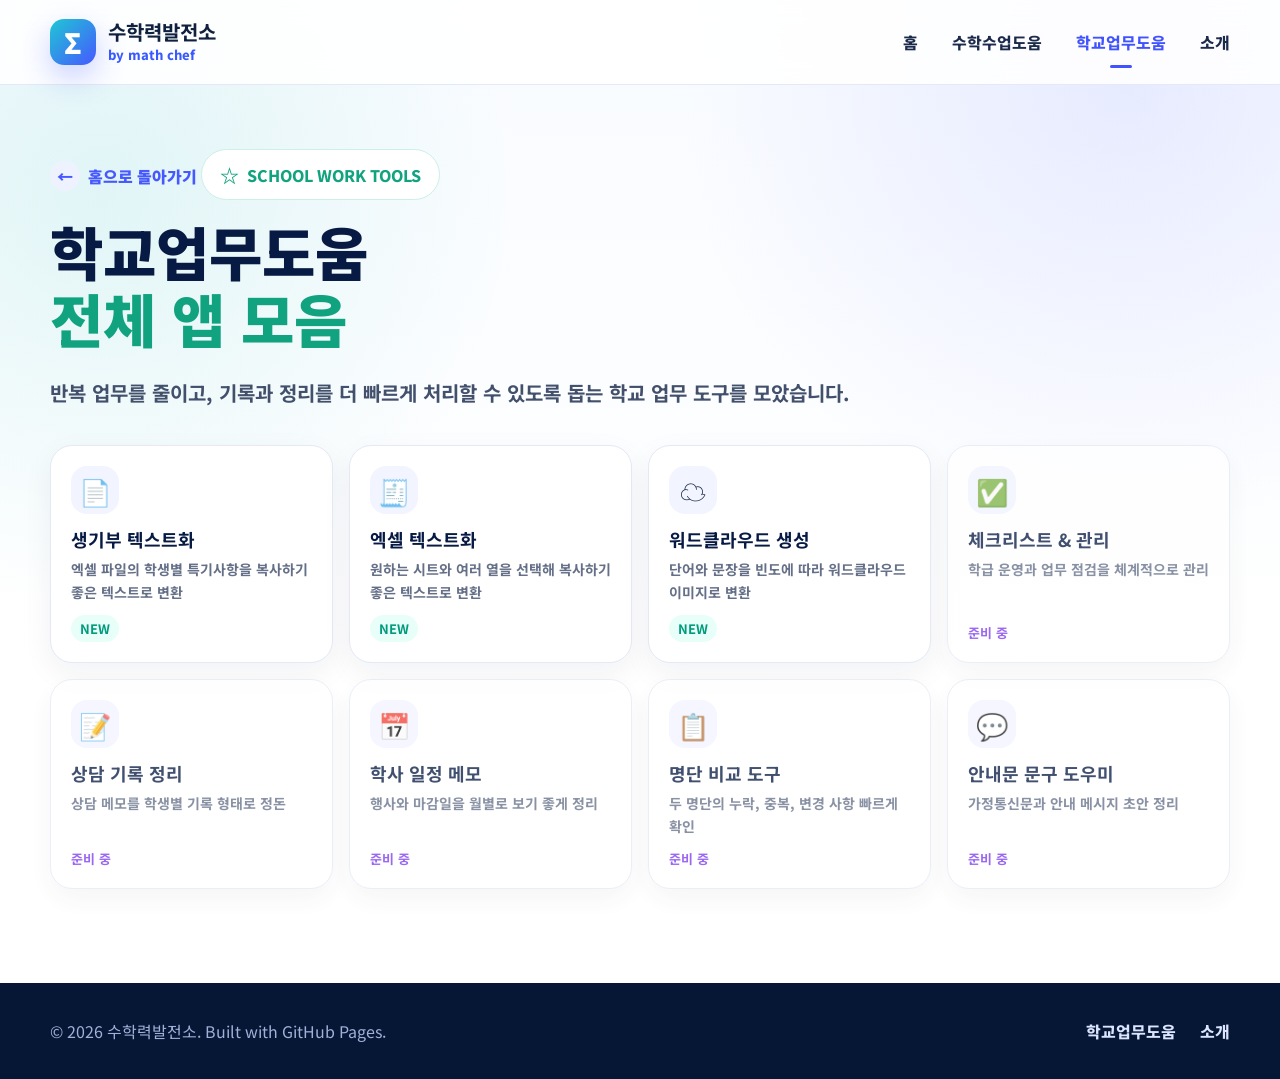
<file: tools/school-tools.html>
<!DOCTYPE html>
<html lang="ko">
<head>
  <meta charset="UTF-8" />
  <meta name="viewport" content="width=device-width, initial-scale=1.0" />
  <title>학교업무도움 전체보기 | 수학력발전소</title>
  <meta name="description" content="학교 업무를 돕는 웹도구 전체 목록" />
  <link rel="preconnect" href="https://fonts.googleapis.com">
  <link rel="preconnect" href="https://fonts.gstatic.com" crossorigin>
  <link href="https://fonts.googleapis.com/css2?family=Noto+Sans+KR:wght@400;500;700;800;900&display=swap" rel="stylesheet">
  <link rel="stylesheet" href="../style.css" />
  <link rel="stylesheet" href="tool-index.css" />
</head>
<body class="tool-index-page school-index-page">
  <header class="site-header">
    <div class="container header-inner">
      <a class="brand" href="../index.html" aria-label="수학력발전소 홈">
        <span class="brand-mark">Σ</span>
        <span class="brand-text"><strong>수학력발전소</strong><em>by math chef</em></span>
      </a>
      <nav class="nav" aria-label="주요 메뉴">
        <a href="../index.html#home">홈</a>
        <a href="../index.html#math-tools">수학수업도움</a>
        <a href="../index.html#school-tools" class="active">학교업무도움</a>
        <a href="../index.html#about">소개</a>
      </nav>
    </div>
  </header>

  <main class="tool-index-main">
    <section class="tool-index-hero container">
      <a class="back-link" href="../index.html#school-tools">홈으로 돌아가기</a>
      <p class="eyebrow">SCHOOL WORK TOOLS</p>
      <h1>학교업무도움<br><span>전체 앱 모음</span></h1>
      <p>반복 업무를 줄이고, 기록과 정리를 더 빠르게 처리할 수 있도록 돕는 학교 업무 도구를 모았습니다.</p>
    </section>

    <section class="container tool-index-grid" aria-label="학교업무도움 전체 앱 목록">
      <a class="tool-item" href="student-record-textifier.html"><span class="item-icon">📄</span><span><strong>생기부 텍스트화</strong><small>엑셀 파일의 학생별 특기사항을 복사하기 좋은 텍스트로 변환</small></span><b class="new">NEW</b></a>
      <a class="tool-item" href="excel-textifier.html"><span class="item-icon">🧾</span><span><strong>엑셀 텍스트화</strong><small>원하는 시트와 여러 열을 선택해 복사하기 좋은 텍스트로 변환</small></span><b class="new">NEW</b></a>
      <a class="tool-item" href="word-cloud.html"><span class="item-icon">☁️</span><span><strong>워드클라우드 생성</strong><small>단어와 문장을 빈도에 따라 워드클라우드 이미지로 변환</small></span><b class="new">NEW</b></a>
      <a class="tool-item disabled" href="#" aria-disabled="true"><span class="item-icon">✅</span><span><strong>체크리스트 & 관리</strong><small>학급 운영과 업무 점검을 체계적으로 관리</small></span><b>준비 중</b></a>
      <a class="tool-item disabled" href="#" aria-disabled="true"><span class="item-icon">📝</span><span><strong>상담 기록 정리</strong><small>상담 메모를 학생별 기록 형태로 정돈</small></span><b>준비 중</b></a>
      <a class="tool-item disabled" href="#" aria-disabled="true"><span class="item-icon">📅</span><span><strong>학사 일정 메모</strong><small>행사와 마감일을 월별로 보기 좋게 정리</small></span><b>준비 중</b></a>
      <a class="tool-item disabled" href="#" aria-disabled="true"><span class="item-icon">📋</span><span><strong>명단 비교 도구</strong><small>두 명단의 누락, 중복, 변경 사항 빠르게 확인</small></span><b>준비 중</b></a>
      <a class="tool-item disabled" href="#" aria-disabled="true"><span class="item-icon">💬</span><span><strong>안내문 문구 도우미</strong><small>가정통신문과 안내 메시지 초안 정리</small></span><b>준비 중</b></a>
    </section>
  </main>

  <footer class="footer">
    <div class="container footer-inner compact-footer">
      <p>© 2026 수학력발전소. Built with GitHub Pages.</p>
      <div class="footer-links">
        <a href="../index.html#school-tools">학교업무도움</a>
        <a href="../index.html#about">소개</a>
      </div>
    </div>
  </footer>

  <script src="../app.js"></script>
</body>
</html>
</file>
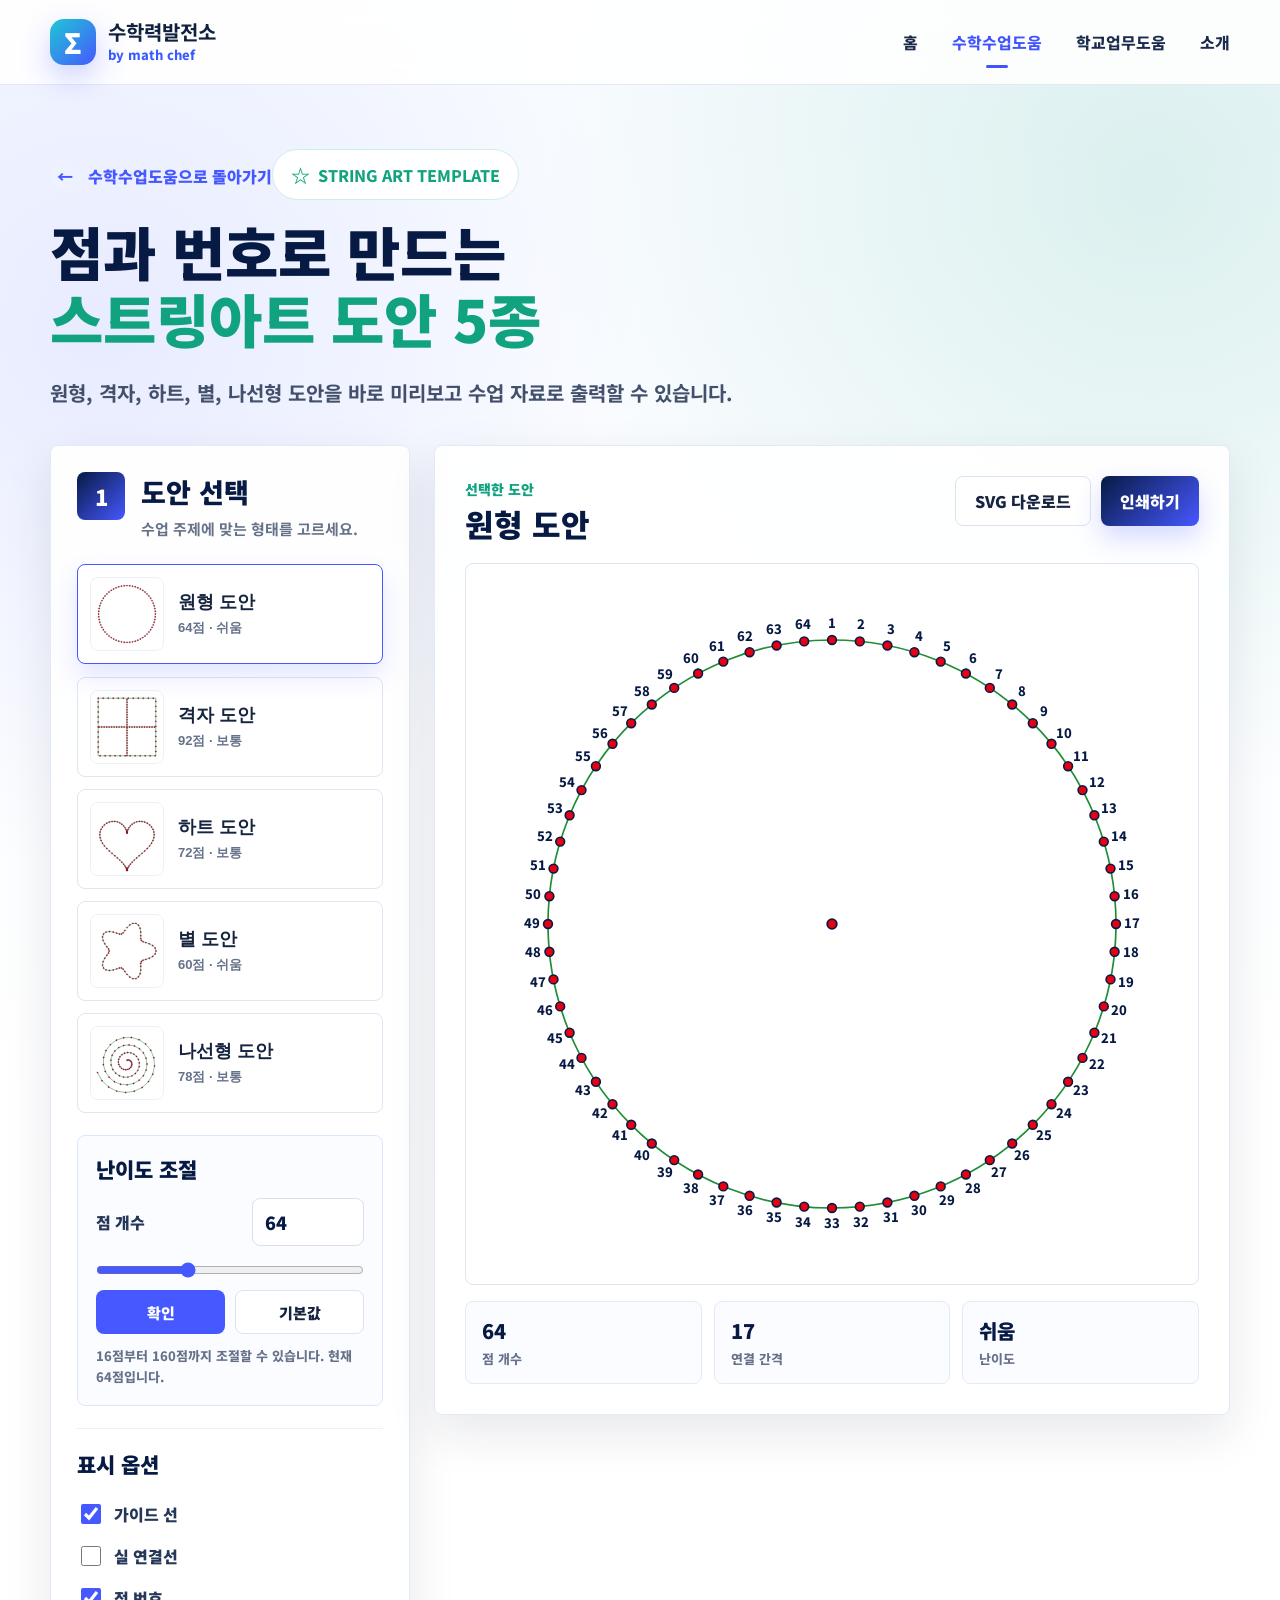
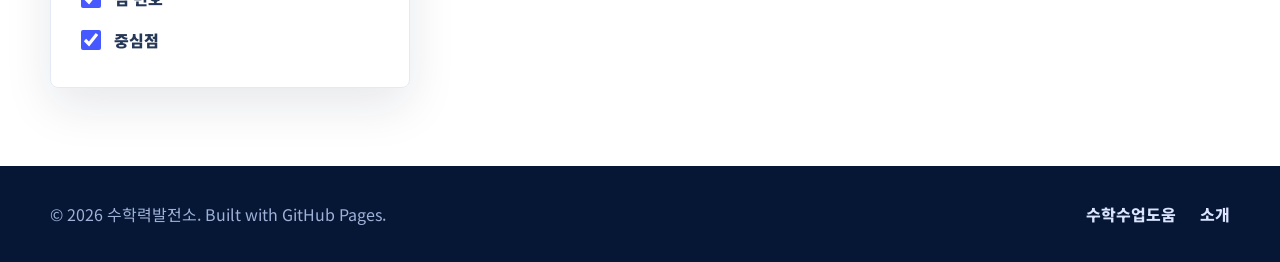
<file: tools/string-art.html>
<!DOCTYPE html>
<html lang="ko">
<head>
  <meta charset="UTF-8" />
  <meta name="viewport" content="width=device-width, initial-scale=1.0" />
  <title>스트링아트 도안 | 수학력발전소</title>
  <meta name="description" content="점과 번호로 바로 출력할 수 있는 스트링아트 도안 모음" />
  <link rel="preconnect" href="https://fonts.googleapis.com">
  <link rel="preconnect" href="https://fonts.gstatic.com" crossorigin>
  <link href="https://fonts.googleapis.com/css2?family=Noto+Sans+KR:wght@400;500;700;800;900&display=swap" rel="stylesheet">
  <link rel="stylesheet" href="../style.css" />
  <link rel="stylesheet" href="string-art.css" />
</head>
<body class="string-art-page">
  <header class="site-header"><div class="container header-inner"><a class="brand" href="../index.html" aria-label="수학력발전소 홈"><span class="brand-mark">Σ</span><span class="brand-text"><strong>수학력발전소</strong><em>by math chef</em></span></a><nav class="nav" aria-label="주요 메뉴"><a href="../index.html#home">홈</a><a href="../index.html#math-tools" class="active">수학수업도움</a><a href="../index.html#school-tools">학교업무도움</a><a href="../index.html#about">소개</a></nav></div></header>
  <main class="string-art-main"><section class="string-hero container"><a class="back-link" href="../index.html#math-tools">수학수업도움으로 돌아가기</a><p class="eyebrow">STRING ART TEMPLATE</p><h2>점과 번호로 만드는<br><span>스트링아트 도안 5종</span></h2><p class="string-intro">원형, 격자, 하트, 별, 나선형 도안을 바로 미리보고 수업 자료로 출력할 수 있습니다.</p></section><section class="string-workspace container" aria-label="스트링아트 도안 작업 영역"><aside class="template-panel"><div class="panel-title-row"><span class="step-badge">1</span><div><h3>도안 선택</h3><p>수업 주제에 맞는 형태를 고르세요.</p></div></div><div class="template-list" id="templateList" aria-label="도안 목록"></div><div class="option-panel point-control-panel"><h3>난이도 조절</h3><label class="number-row" for="pointCountInput"><span>점 개수</span><input type="number" id="pointCountInput" min="12" max="160" step="1" inputmode="numeric" /></label><input type="range" id="pointCountRange" min="12" max="160" step="1" /><div class="point-actions"><button class="mini-btn" id="applyPointCountBtn" type="button">확인</button><button class="mini-btn secondary" id="resetPointCountBtn" type="button">기본값</button></div><p class="option-help" id="pointCountHelp">점 개수를 바꾸면 선택한 도안만 다시 그려집니다.</p></div><div class="option-panel"><h3>표시 옵션</h3><label class="toggle-row"><input type="checkbox" id="showGuide" checked><span>가이드 선</span></label><label class="toggle-row"><input type="checkbox" id="showThreads"><span>실 연결선</span></label><label class="toggle-row"><input type="checkbox" id="showNumbers" checked><span>점 번호</span></label><label class="toggle-row"><input type="checkbox" id="showCenter" checked><span>중심점</span></label></div></aside><section class="preview-panel"><div class="preview-head"><div><span class="preview-kicker">선택한 도안</span><h3 id="templateTitle">원형 도안</h3></div><div class="button-row"><button class="action-btn secondary" id="downloadSvgBtn">SVG 다운로드</button><button class="action-btn" id="printBtn">인쇄하기</button></div></div><div class="art-board" id="artBoard" aria-live="polite"></div><div class="template-meta" id="templateMeta"></div></section></section></main>
  <footer class="footer"><div class="container footer-inner compact-footer"><p>© 2026 수학력발전소. Built with GitHub Pages.</p><div class="footer-links"><a href="../index.html#math-tools">수학수업도움</a><a href="../index.html#about">소개</a></div></div></footer>
  <script src="string-art.js"></script>
</body>
</html>
</file>
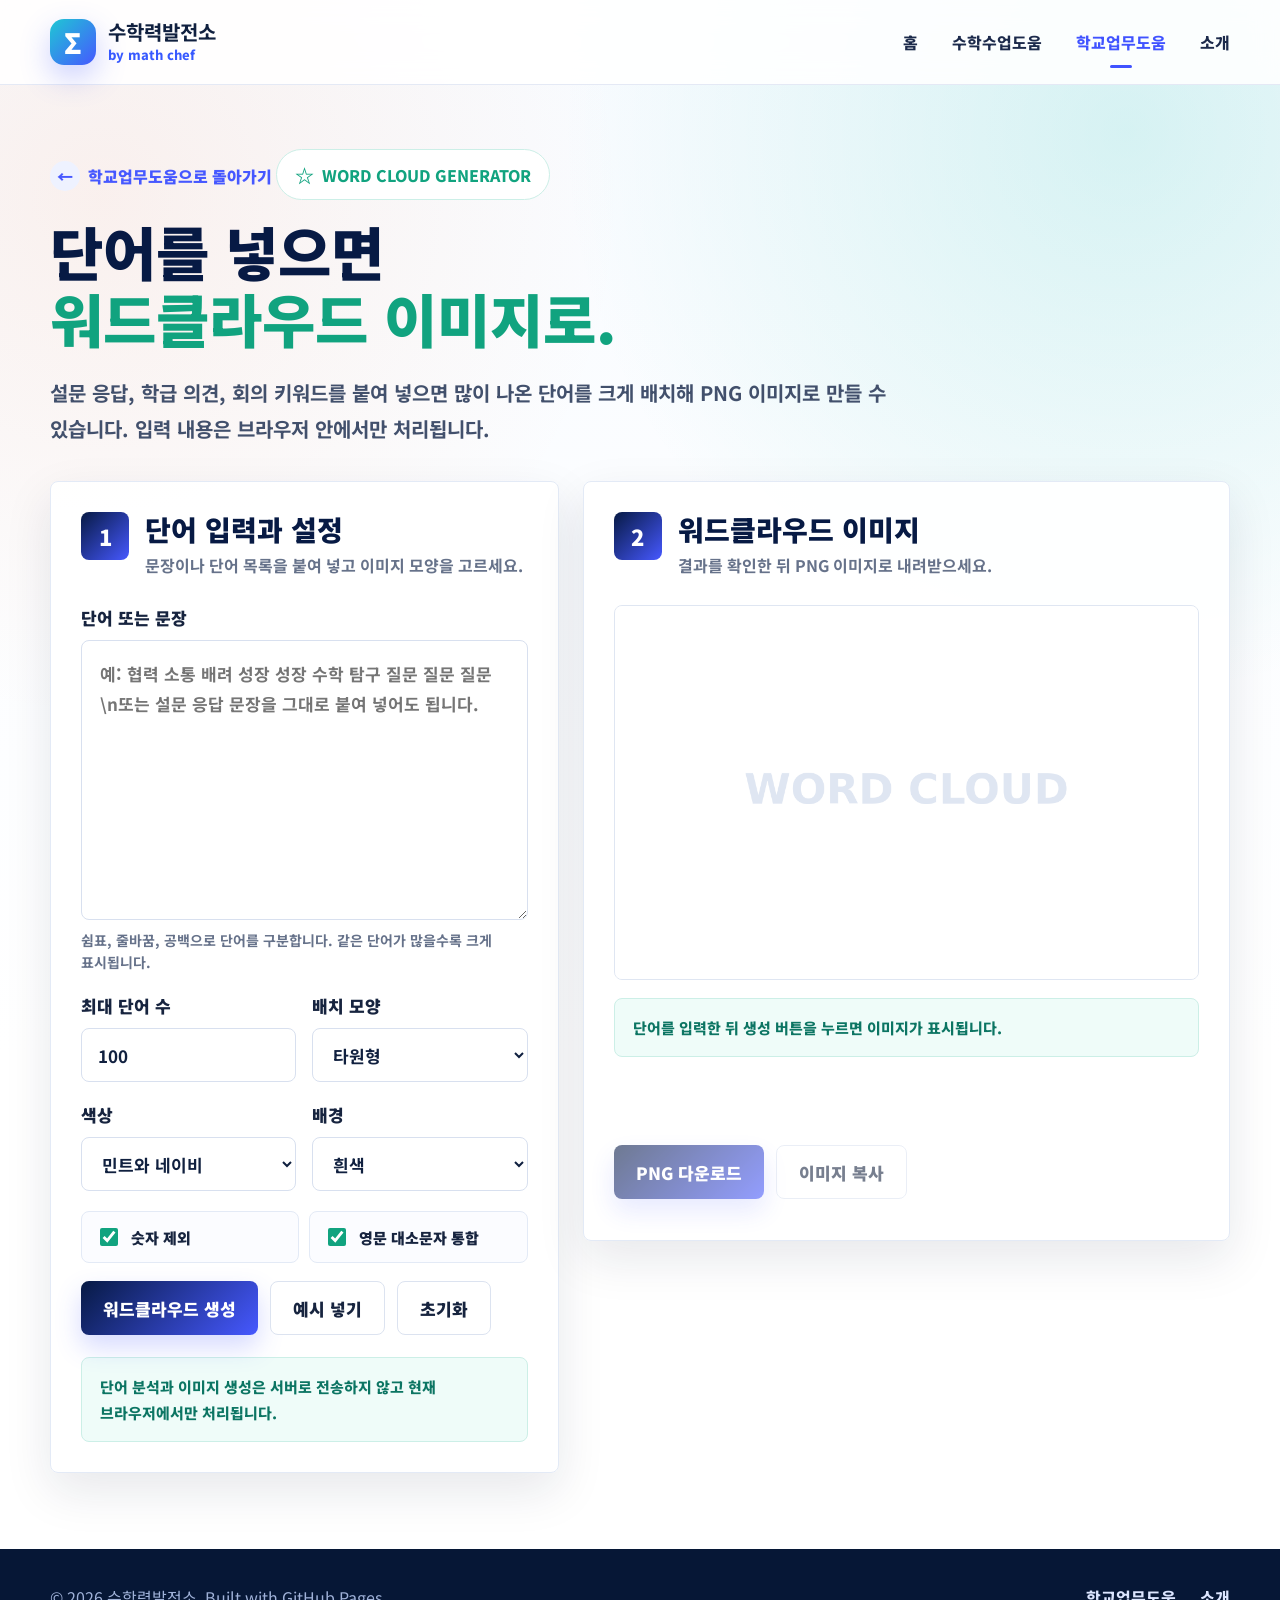
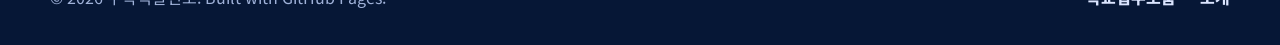
<file: tools/word-cloud.html>
<!DOCTYPE html>
<html lang="ko">
<head>
  <meta charset="UTF-8" />
  <meta name="viewport" content="width=device-width, initial-scale=1.0" />
  <title>워드클라우드 생성 | 수학력발전소</title>
  <meta name="description" content="단어와 문장을 입력하면 빈도에 따라 워드클라우드 이미지를 생성하는 학교 업무 도구" />
  <link rel="preconnect" href="https://fonts.googleapis.com">
  <link rel="preconnect" href="https://fonts.gstatic.com" crossorigin>
  <link href="https://fonts.googleapis.com/css2?family=Noto+Sans+KR:wght@400;500;700;800;900&display=swap" rel="stylesheet">
  <link rel="stylesheet" href="../style.css" />
  <link rel="stylesheet" href="excel-textifier.css" />
  <link rel="stylesheet" href="word-cloud.css" />
</head>
<body class="word-cloud-page">
  <header class="site-header">
    <div class="container header-inner">
      <a class="brand" href="../index.html" aria-label="수학력발전소 홈">
        <span class="brand-mark">Σ</span>
        <span class="brand-text"><strong>수학력발전소</strong><em>by math chef</em></span>
      </a>
      <nav class="nav" aria-label="주요 메뉴">
        <a href="../index.html#home">홈</a>
        <a href="../index.html#math-tools">수학수업도움</a>
        <a href="../index.html#school-tools" class="active">학교업무도움</a>
        <a href="../index.html#about">소개</a>
      </nav>
    </div>
  </header>

  <main class="tool-page-main">
    <section class="tool-hero-small container">
      <a class="back-link" href="../index.html#school-tools">학교업무도움으로 돌아가기</a>
      <p class="eyebrow">WORD CLOUD GENERATOR</p>
      <h2>단어를 넣으면<br><span>워드클라우드 이미지로.</span></h2>
      <p class="tool-intro">설문 응답, 학급 의견, 회의 키워드를 붙여 넣으면 많이 나온 단어를 크게 배치해 PNG 이미지로 만들 수 있습니다. 입력 내용은 브라우저 안에서만 처리됩니다.</p>
    </section>

    <section class="tool-app container" aria-label="워드클라우드 생성 작업 영역">
      <div class="panel input-panel">
        <div class="panel-title-row">
          <span class="step-badge">1</span>
          <div>
            <h3>단어 입력과 설정</h3>
            <p>문장이나 단어 목록을 붙여 넣고 이미지 모양을 고르세요.</p>
          </div>
        </div>

        <div class="form-group">
          <label for="wordInput">단어 또는 문장</label>
          <textarea id="wordInput" class="word-input" placeholder="예: 협력 소통 배려 성장 성장 수학 탐구 질문 질문 질문\n또는 설문 응답 문장을 그대로 붙여 넣어도 됩니다."></textarea>
          <small>쉼표, 줄바꿈, 공백으로 단어를 구분합니다. 같은 단어가 많을수록 크게 표시됩니다.</small>
        </div>

        <div class="inline-grid">
          <div class="form-group">
            <label for="maxWords">최대 단어 수</label>
            <input id="maxWords" type="number" min="10" max="100" value="100" />
          </div>
          <div class="form-group">
            <label for="shapeSelect">배치 모양</label>
            <select id="shapeSelect">
              <option value="oval">타원형</option>
              <option value="wide">넓은 직사각형</option>
              <option value="circle">원형</option>
            </select>
          </div>
        </div>

        <div class="inline-grid">
          <div class="form-group">
            <label for="paletteSelect">색상</label>
            <select id="paletteSelect">
              <option value="school">민트와 네이비</option>
              <option value="bright">밝은 교실</option>
              <option value="mono">단정한 단색</option>
            </select>
          </div>
          <div class="form-group">
            <label for="backgroundSelect">배경</label>
            <select id="backgroundSelect">
              <option value="white">흰색</option>
              <option value="soft">연한 민트</option>
              <option value="transparent">투명 PNG</option>
            </select>
          </div>
        </div>

        <div class="option-grid">
          <label class="toggle-row"><input id="ignoreNumbers" type="checkbox" checked /> <span>숫자 제외</span></label>
          <label class="toggle-row"><input id="mergeCase" type="checkbox" checked /> <span>영문 대소문자 통합</span></label>
        </div>

        <div class="button-row">
          <button class="action-btn" id="generateBtn">워드클라우드 생성</button>
          <button class="action-btn secondary" id="sampleBtn">예시 넣기</button>
          <button class="action-btn secondary" id="clearBtn">초기화</button>
        </div>

        <div class="notice">
          단어 분석과 이미지 생성은 서버로 전송하지 않고 현재 브라우저에서만 처리됩니다.
        </div>
      </div>

      <div class="panel result-panel word-result-panel">
        <div class="panel-title-row">
          <span class="step-badge">2</span>
          <div>
            <h3>워드클라우드 이미지</h3>
            <p>결과를 확인한 뒤 PNG 이미지로 내려받으세요.</p>
          </div>
        </div>

        <div class="word-cloud-stage" id="cloudStage">
          <canvas id="wordCloudCanvas" width="1000" height="640" aria-label="워드클라우드 결과 이미지"></canvas>
        </div>

        <div class="result-summary" id="wordSummary">단어를 입력한 뒤 생성 버튼을 누르면 이미지가 표시됩니다.</div>

        <div class="keyword-list" id="keywordList" aria-label="상위 단어 목록"></div>

        <div class="button-row">
          <button class="action-btn" id="downloadBtn" disabled>PNG 다운로드</button>
          <button class="action-btn secondary" id="copyImageBtn" disabled>이미지 복사</button>
        </div>
      </div>
    </section>
  </main>

  <footer class="footer">
    <div class="container footer-inner compact-footer">
      <p>© 2026 수학력발전소. Built with GitHub Pages.</p>
      <div class="footer-links">
        <a href="../index.html#school-tools">학교업무도움</a>
        <a href="../index.html#about">소개</a>
      </div>
    </div>
  </footer>

  <script src="word-cloud.js?v=20260707-3"></script>
</body>
</html>
</file>
<file: style.css>
:root{
  --navy:#071a44;
  --deep:#0b1f4d;
  --blue:#4658ff;
  --purple:#7c3aed;
  --teal:#00b8a9;
  --green:#11a37f;
  --orange:#ff7a3d;
  --pink:#ff5c8a;
  --ink:#10203f;
  --muted:#66728a;
  --line:#e4e9f5;
  --soft:#f6f8ff;
  --white:#fff;
  --shadow:0 20px 60px rgba(11,31,77,.12);
}
*{box-sizing:border-box}
html{scroll-behavior:smooth}
body{margin:0;font-family:'Noto Sans KR',system-ui,-apple-system,BlinkMacSystemFont,sans-serif;color:var(--ink);background:linear-gradient(180deg,#fff 0,#f7f9ff 48%,#fff 100%);word-break:keep-all}
a{color:inherit;text-decoration:none}
.container{width:min(1180px,calc(100% - 48px));margin:0 auto}
.site-header{position:sticky;top:0;z-index:20;background:rgba(255,255,255,.88);backdrop-filter:blur(14px);border-bottom:1px solid var(--line)}
.header-inner{height:84px;display:flex;align-items:center;justify-content:space-between;gap:30px}
.brand{display:flex;align-items:center;gap:12px;font-weight:900}.brand-mark{width:46px;height:46px;display:grid;place-items:center;border-radius:14px;background:linear-gradient(135deg,#1fc7d4,#4658ff);color:#fff;font-size:28px;box-shadow:0 12px 30px rgba(70,88,255,.28)}
.brand-text{display:flex;flex-direction:column;line-height:1.1}.brand-text strong{font-size:20px}.brand-text em{font-style:normal;font-size:13px;color:#3759ff;font-weight:800;margin-top:5px}
.nav{display:flex;align-items:center;gap:34px;font-weight:800;color:#1c2a4b}.nav a{position:relative;padding:30px 0}.nav a.active,.nav a:hover{color:#4053ff}.nav a.active:after,.nav a:hover:after{content:"";position:absolute;left:50%;bottom:16px;width:22px;height:3px;border-radius:9px;background:#4053ff;transform:translateX(-50%)}
.hero{position:relative;overflow:hidden;background:radial-gradient(circle at 92% 0%,rgba(124,58,237,.13),transparent 28%),radial-gradient(circle at 0% 75%,rgba(0,184,169,.11),transparent 26%),linear-gradient(180deg,#fbfcff 0,#fff 100%)}
.hero:before{content:"";position:absolute;inset:0;background-image:linear-gradient(rgba(70,88,255,.055) 1px,transparent 1px),linear-gradient(90deg,rgba(70,88,255,.055) 1px,transparent 1px);background-size:34px 34px;mask-image:linear-gradient(180deg,#000 0,transparent 85%)}
.hero-grid{position:relative;display:grid;grid-template-columns:1.02fr .98fr;align-items:center;min-height:650px;gap:60px;padding:80px 0 60px}.eyebrow{display:inline-flex;align-items:center;gap:8px;margin:0 0 25px;padding:11px 18px;border:1px solid #d9e1ff;border-radius:999px;background:#fff;color:#4053ff;font-weight:800}.eyebrow:before{content:"☆";font-size:19px}.hero h1{margin:0;font-size:68px;line-height:1.12;letter-spacing:-.06em;color:#071a44;font-weight:900}.hero h1 span{display:inline-block;margin-top:8px;background:linear-gradient(90deg,#4658ff,#7c3aed,#00a894);-webkit-background-clip:text;background-clip:text;color:transparent}.hero-desc{max-width:560px;margin:28px 0 22px;color:#42506c;font-size:20px;line-height:1.8;font-weight:600}.hero-badges{display:flex;flex-wrap:wrap;gap:12px;margin-bottom:30px}.hero-badges span{padding:13px 18px;border-radius:16px;background:#fff;border:1px solid #e5eaf6;box-shadow:0 8px 25px rgba(16,32,63,.06);font-weight:800;color:#263858}.hero-actions{display:flex;gap:14px;flex-wrap:wrap}.btn{display:inline-flex;align-items:center;justify-content:center;gap:8px;min-height:58px;padding:0 26px;border-radius:18px;font-weight:900;border:1px solid var(--line);transition:.2s}.btn.primary{background:linear-gradient(135deg,#071a44,#4658ff);color:#fff;box-shadow:0 18px 35px rgba(70,88,255,.24)}.btn.ghost{background:#fff;color:#17243f}.btn:hover{transform:translateY(-2px)}
.hero-visual{position:relative;height:440px}.board-card{position:absolute;right:0;top:38px;width:min(520px,100%);height:360px;border-radius:34px;background:#fff;border:10px solid #e7ebf4;box-shadow:var(--shadow);overflow:hidden;padding:46px 48px}.board-top{position:absolute;left:26px;top:22px;width:12px;height:12px;border-radius:50%;background:#ff7461;box-shadow:22px 0 #ffd166,44px 0 #06d6a0}.formula{font-size:30px;font-weight:900;color:#071a44;margin-bottom:2px}.axis{stroke:#0b1f4d;stroke-width:3;stroke-linecap:round}.curve{fill:none;stroke:url(#curveGrad);stroke-width:8;stroke-linecap:round}.shade{fill:rgba(124,58,237,.12);stroke:#7c3aed;stroke-width:3;stroke-dasharray:7 5}.point{fill:#4658ff}.doodle{position:absolute;z-index:2;font-weight:900}.star{left:4%;top:24%;font-size:35px;color:#ffb703;transform:rotate(-20deg)}.pi{right:4%;top:6%;font-size:46px;color:#4658ff}.emc{left:42%;top:2%;border:4px solid #00a650;border-radius:50%;padding:9px 18px;color:#00a650;font-size:25px;transform:rotate(-8deg);background:#f3fff8}
.finder{padding:60px 0 22px;text-align:center}.mini-title{margin:0 0 10px;color:#4658ff;font-weight:900}.finder h2{margin:0;font-size:42px;letter-spacing:-.04em;color:#071a44}.tool-sections{padding:24px 0 38px}.two-columns{display:grid;grid-template-columns:1fr 1fr;gap:28px}.tool-panel{border:1px solid var(--line);border-radius:28px;padding:30px;background:rgba(255,255,255,.86);box-shadow:var(--shadow);position:relative;overflow:hidden}.tool-panel:before{content:"";position:absolute;inset:0;z-index:-1}.tool-panel.math:before{background:linear-gradient(135deg,rgba(124,58,237,.12),rgba(70,88,255,.05))}.tool-panel.school:before{background:linear-gradient(135deg,rgba(0,184,169,.12),rgba(17,163,127,.05))}.panel-head{display:flex;gap:18px;align-items:center;margin-bottom:26px}.panel-icon{width:78px;height:78px;border-radius:28px;display:grid;place-items:center;font-size:38px;color:#fff}.math .panel-icon{background:linear-gradient(135deg,#7c3aed,#4658ff)}.school .panel-icon{background:linear-gradient(135deg,#00b8a9,#11a37f)}.panel-head h2{margin:0 0 7px;font-size:35px;letter-spacing:-.04em;color:#071a44}.panel-head p{margin:0;color:#536078;font-weight:700;line-height:1.6}.tool-list{display:grid;grid-template-columns:1fr 1fr;gap:14px}.tool-item{min-height:155px;background:#fff;border:1px solid #e4e9f5;border-radius:22px;padding:20px;display:flex;flex-direction:column;gap:12px;box-shadow:0 10px 30px rgba(16,32,63,.06);transition:.2s}.tool-item:hover{transform:translateY(-3px);box-shadow:0 18px 36px rgba(16,32,63,.12)}.tool-item.disabled{cursor:not-allowed;opacity:.76}.item-icon{width:48px;height:48px;border-radius:16px;background:#f2f4ff;display:grid;place-items:center;font-size:26px}.school .item-icon{background:#ecfbf7}.tool-item strong{display:block;font-size:18px;color:#071a44;margin-bottom:6px}.tool-item small{display:block;font-size:14px;line-height:1.6;color:#657088;font-weight:700}.tool-item b{align-self:flex-start;margin-top:auto;font-size:13px;color:#7c3aed}.tool-item b.new{padding:4px 9px;border-radius:999px;background:#e7fff8;color:#009b7d}.channel-links{padding:0 0 70px}.channel-grid{display:grid;grid-template-columns:1fr 1fr;gap:22px}.channel-card{position:relative;min-height:178px;display:grid;grid-template-columns:150px 1fr 38px;align-items:center;gap:24px;padding:24px;border:1px solid var(--line);border-radius:28px;background:rgba(255,255,255,.9);box-shadow:0 18px 48px rgba(16,32,63,.1);overflow:hidden;transition:.2s}.channel-card:before{content:"";position:absolute;inset:0;z-index:0;opacity:.12}.channel-card.youtube:before{background:radial-gradient(circle at 18% 18%,#ff3347,transparent 36%),linear-gradient(135deg,#ff3347,#4658ff)}.channel-card.blog:before{background:radial-gradient(circle at 18% 18%,#03c75a,transparent 36%),linear-gradient(135deg,#03c75a,#00b8a9)}.channel-card>*{position:relative;z-index:1}.channel-card:hover{transform:translateY(-4px);box-shadow:0 24px 55px rgba(16,32,63,.16)}.channel-art{height:126px;border-radius:24px;display:grid;place-items:center;background:#f7f9ff;border:1px solid #e8edf8}.youtube .channel-art{background:linear-gradient(135deg,#fff4f5,#f3f6ff)}.blog .channel-art{background:linear-gradient(135deg,#effff7,#f3f8ff)}.video-window,.blog-window{position:relative;width:104px;height:74px;border-radius:18px;background:#fff;box-shadow:0 14px 30px rgba(16,32,63,.12);overflow:hidden}.video-window:before{content:"";position:absolute;inset:0;background:linear-gradient(135deg,rgba(255,51,71,.18),rgba(70,88,255,.18))}.play-button{position:absolute;left:50%;top:50%;width:44px;height:44px;border-radius:50%;background:#ff3347;transform:translate(-50%,-50%);box-shadow:0 10px 20px rgba(255,51,71,.25)}.play-button:after{content:"";position:absolute;left:17px;top:12px;border-left:15px solid #fff;border-top:10px solid transparent;border-bottom:10px solid transparent}.graph-line{position:absolute;left:14px;right:14px;bottom:19px;height:20px;border-left:3px solid #4658ff;border-bottom:3px solid #4658ff}.graph-line:after{content:"";position:absolute;left:4px;bottom:2px;width:58px;height:28px;border-bottom:4px solid #00b8a9;border-radius:0 0 28px 28px;transform:rotate(-12deg)}.video-caption{position:absolute;left:16px;bottom:10px;width:52px;height:5px;border-radius:999px;background:#d7def7}.blog-window{padding:16px}.blog-dot{display:block;width:22px;height:22px;border-radius:8px;background:#03c75a;margin-bottom:10px}.blog-line{display:block;width:54px;height:8px;border-radius:999px;background:#cfeee0;margin-bottom:8px}.blog-line.wide{width:72px;background:#b9ead1}.blog-chip{position:absolute;right:12px;bottom:12px;padding:5px 8px;border-radius:999px;background:#e7fff2;color:#009d48;font-size:11px;font-style:normal;font-weight:900}.channel-copy small{display:inline-flex;margin-bottom:9px;padding:5px 10px;border-radius:999px;font-size:12px;font-weight:900;letter-spacing:.03em;text-transform:uppercase}.youtube .channel-copy small{background:#fff0f2;color:#e92a3d}.blog .channel-copy small{background:#e9fff3;color:#009d48}.channel-copy strong{display:block;color:#071a44;font-size:25px;line-height:1.32;letter-spacing:-.03em;margin-bottom:8px}.channel-copy em{display:block;color:#657088;font-style:normal;font-weight:700;line-height:1.6}.channel-arrow{width:38px;height:38px;border-radius:50%;display:grid;place-items:center;color:#fff;font-weight:900}.youtube .channel-arrow{background:#ff3347}.blog .channel-arrow{background:#03c75a}.quote{padding:30px 0 80px}.quote-card{min-height:185px;border-radius:28px;background:linear-gradient(135deg,#071a44,#0c2b69);color:#fff;display:grid;grid-template-columns:220px 1fr;align-items:center;gap:20px;padding:38px 54px;box-shadow:0 20px 55px rgba(7,26,68,.2)}.quote-illust{font-size:64px}.quote p{font-size:28px;line-height:1.55;margin:0 0 10px;font-weight:800}.quote span{color:#cbd7ff;font-size:18px;font-weight:700}.footer{background:#061736;color:#dbe5ff;padding:34px 0}.footer-inner{display:flex;align-items:center;justify-content:space-between;gap:24px}.footer .brand-mark{width:42px;height:42px;font-size:24px}.footer .brand-text strong{font-size:18px}.footer p{margin:0;color:#9fb1d8}.footer-links{display:flex;gap:24px;font-weight:800}.footer-links a:hover{color:#fff}
@media (max-width:980px){.nav{display:none}.hero-grid{grid-template-columns:1fr;min-height:auto;padding:54px 0}.hero h1{font-size:52px}.hero-visual{height:350px}.board-card{left:0;right:auto}.two-columns,.channel-grid{grid-template-columns:1fr}.tool-list{grid-template-columns:1fr 1fr}.quote-card{grid-template-columns:1fr;text-align:center}}
@media (max-width:620px){.container{width:min(100% - 28px,1180px)}.header-inner{height:72px}.brand-text strong{font-size:17px}.hero h1{font-size:42px}.hero-desc{font-size:17px}.hero-badges span{font-size:14px}.board-card{height:295px;padding:42px 24px;border-width:8px}.formula{font-size:22px}.finder h2{font-size:32px}.panel-head{align-items:flex-start}.panel-head h2{font-size:29px}.tool-list{grid-template-columns:1fr}.channel-card{grid-template-columns:1fr;padding:20px;gap:16px}.channel-art{height:116px}.channel-copy strong{font-size:22px}.channel-arrow{position:absolute;right:20px;top:20px}.quote-card{padding:32px 20px}.quote p{font-size:22px}.footer-inner{flex-direction:column;text-align:center}.footer-links{flex-wrap:wrap;justify-content:center}}
</file>
<file: tools/countdown-game.css>
.countdown-page {
  background:
    radial-gradient(circle at 88% 10%, rgba(255, 184, 77, .18), transparent 30%),
    radial-gradient(circle at 8% 18%, rgba(70, 88, 255, .11), transparent 28%),
    linear-gradient(180deg, #f8fbff 0%, #ffffff 64%);
}

.countdown-main {
  padding: 46px 0 78px;
}

.countdown-hero {
  padding: 18px 0 34px;
}

.back-link {
  display: inline-flex;
  align-items: center;
  gap: 8px;
  margin-bottom: 22px;
  color: #4658ff;
  font-size: 16px;
  font-weight: 900;
}

.back-link::before {
  content: "←";
  display: grid;
  place-items: center;
  width: 30px;
  height: 30px;
  border-radius: 999px;
  background: #eef2ff;
}

.countdown-hero .eyebrow {
  margin-bottom: 18px;
  color: #db7a00;
  border-color: #ffe1b5;
}

.countdown-hero .eyebrow::before {
  color: #db7a00;
}

.countdown-hero h2 {
  max-width: 880px;
  margin: 0;
  color: #071a44;
  font-size: 58px;
  line-height: 1.15;
  font-weight: 900;
}

.countdown-hero h2 span {
  color: #db7a00;
}

.countdown-intro {
  max-width: 860px;
  margin: 24px 0 0;
  color: #42506c;
  font-size: 20px;
  line-height: 1.8;
  font-weight: 700;
}

.countdown-app {
  display: grid;
  grid-template-columns: minmax(560px, 1fr) 360px;
  grid-template-areas:
    "game controls"
    "result controls";
  gap: 24px;
  align-items: start;
}

.game-panel,
.control-panel,
.result-panel {
  border: 1px solid #e3eaf6;
  border-radius: 8px;
  background: rgba(255, 255, 255, .96);
  box-shadow: 0 18px 48px rgba(16, 32, 63, .10);
}

.game-panel {
  grid-area: game;
  padding: 32px;
}

.control-panel {
  grid-area: controls;
  padding: 26px;
}

.result-panel {
  grid-area: result;
  padding: 26px;
}

.game-topline {
  display: flex;
  align-items: flex-start;
  justify-content: space-between;
  gap: 20px;
  margin-bottom: 22px;
}

.game-kicker {
  display: inline-block;
  margin-bottom: 6px;
  color: #db7a00;
  font-size: 14px;
  font-weight: 900;
}

.game-topline h3,
.panel-title-row h3 {
  margin: 0;
  color: #071a44;
  font-weight: 900;
}

.game-topline h3 {
  font-size: 32px;
}

.timer-box {
  min-width: 96px;
  border: 1px solid #ffe1b5;
  border-radius: 8px;
  background: #fff8ed;
  padding: 12px 16px;
  text-align: center;
}

.timer-box.warning {
  border-color: #ffb9a6;
  background: #fff2eb;
}

.timer-box strong {
  display: block;
  color: #b86100;
  font-size: 38px;
  line-height: 1;
  font-weight: 900;
}

.timer-box.warning strong {
  color: #d1431f;
}

.timer-box span {
  color: #6b7487;
  font-size: 13px;
  font-weight: 900;
}

.target-board {
  display: grid;
  place-items: center;
  min-height: 160px;
  margin-bottom: 22px;
  border: 2px solid #ffe1b5;
  border-radius: 8px;
  background: linear-gradient(135deg, #fff8ed, #ffffff);
}

.target-board span {
  color: #7c540e;
  font-size: 18px;
  font-weight: 900;
}

.target-board strong {
  color: #071a44;
  font-size: clamp(64px, 12vw, 116px);
  line-height: .95;
  font-weight: 900;
}

.number-row {
  display: grid;
  grid-template-columns: repeat(6, minmax(0, 1fr));
  gap: 12px;
  margin-bottom: 22px;
}

.number-card {
  min-height: 86px;
  border: 2px solid #dfe6f2;
  border-radius: 8px;
  background: #fff;
  color: #071a44;
  font: inherit;
  font-size: 32px;
  font-weight: 900;
  cursor: pointer;
  transition: transform .16s ease, border-color .16s ease, box-shadow .16s ease, background .16s ease;
}

.number-card:not(:disabled):hover {
  transform: translateY(-2px);
  border-color: #db7a00;
  box-shadow: 0 10px 22px rgba(219, 122, 0, .14);
}

.number-card.used {
  border-color: #db7a00;
  background: #fff8ed;
  color: #9b5600;
}

.expression-box label,
.settings-grid label,
.wide-label {
  display: grid;
  gap: 8px;
  color: #071a44;
  font-size: 14px;
  font-weight: 900;
}

.expression-row {
  display: grid;
  grid-template-columns: 1fr 112px;
  gap: 10px;
  margin-top: 10px;
}

.expression-row input,
.settings-grid input,
.wide-label input {
  min-height: 50px;
  border: 1px solid #d7e0ef;
  border-radius: 8px;
  background: #fff;
  color: #071a44;
  padding: 0 14px;
  font: inherit;
  font-size: 17px;
  font-weight: 800;
}

.expression-row input {
  font-size: 22px;
  letter-spacing: 0;
}

.operator-pad {
  display: grid;
  grid-template-columns: repeat(8, 1fr);
  gap: 8px;
  margin-top: 12px;
}

.operator-pad button,
.preset-btn {
  min-height: 42px;
  border: 1px solid #dce3f0;
  border-radius: 8px;
  background: #fff;
  color: #17243f;
  font: inherit;
  font-size: 16px;
  font-weight: 900;
  cursor: pointer;
}

.operator-pad button:hover,
.preset-btn:hover {
  border-color: #db7a00;
}

.operator-pad button:last-child {
  grid-column: span 2;
}

.message {
  min-height: 28px;
  margin: 16px 0 0;
  color: #66728a;
  font-size: 16px;
  line-height: 1.6;
  font-weight: 800;
}

.message.success {
  color: #0c7563;
}

.message.warn {
  color: #d1431f;
}

.panel-title-row {
  display: flex;
  align-items: flex-start;
  gap: 16px;
  margin-bottom: 22px;
}

.panel-title-row.compact {
  margin-bottom: 16px;
}

.step-badge {
  flex: 0 0 auto;
  display: grid;
  place-items: center;
  width: 48px;
  height: 48px;
  border-radius: 8px;
  background: linear-gradient(135deg, #071a44, #db7a00);
  color: #fff;
  font-size: 22px;
  font-weight: 900;
}

.panel-title-row h3 {
  margin-bottom: 6px;
  font-size: 27px;
}

.panel-title-row p {
  margin: 0;
  color: #66728a;
  font-size: 15px;
  line-height: 1.6;
  font-weight: 700;
}

.preset-row {
  display: grid;
  grid-template-columns: repeat(3, 1fr);
  gap: 8px;
  margin-bottom: 16px;
}

.preset-btn.active {
  border-color: #db7a00;
  background: #fff8ed;
  color: #9b5600;
}

.settings-grid {
  display: grid;
  grid-template-columns: 1fr 1fr;
  gap: 12px;
  margin-bottom: 14px;
}

.wide-label {
  margin-top: 12px;
}

.button-stack {
  display: grid;
  gap: 10px;
  margin-top: 16px;
}

.action-btn {
  min-height: 54px;
  border: 0;
  border-radius: 8px;
  background: linear-gradient(135deg, #071a44, #db7a00);
  color: #fff;
  padding: 0 20px;
  font: inherit;
  font-size: 17px;
  font-weight: 900;
  box-shadow: 0 12px 26px rgba(219, 122, 0, .20);
  cursor: pointer;
  transition: transform .18s ease, box-shadow .18s ease;
}

.action-btn.secondary {
  border: 1px solid #dce3f0;
  background: #fff;
  color: #17243f;
  box-shadow: none;
}

.action-btn:hover {
  transform: translateY(-1px);
}

.result-grid {
  display: grid;
  grid-template-columns: 1fr 1fr;
  gap: 14px;
}

.result-card {
  border: 1px solid #e3eaf6;
  border-radius: 8px;
  background: #fff;
  padding: 18px;
}

.result-card span {
  color: #66728a;
  font-size: 13px;
  font-weight: 900;
}

.result-card strong {
  display: block;
  margin: 9px 0 8px;
  color: #071a44;
  font-size: 30px;
  font-weight: 900;
}

.result-card p {
  margin: 0;
  color: #42506c;
  font-size: 15px;
  line-height: 1.6;
  font-weight: 800;
  word-break: keep-all;
}

.solution-card strong {
  color: #0c7563;
}

.result-actions {
  grid-template-columns: 1fr 1fr;
}

.compact-footer {
  min-height: 28px;
}

@media (max-width: 1040px) {
  .countdown-app {
    grid-template-columns: 1fr;
    grid-template-areas:
      "game"
      "controls"
      "result";
  }

  .countdown-hero h2 {
    font-size: 46px;
  }
}

@media (max-width: 680px) {
  .countdown-main {
    padding-top: 32px;
  }

  .countdown-hero h2 {
    font-size: 36px;
  }

  .countdown-intro {
    font-size: 17px;
  }

  .game-panel,
  .control-panel,
  .result-panel {
    padding: 22px;
  }

  .game-topline,
  .result-grid,
  .expression-row,
  .settings-grid,
  .result-actions {
    grid-template-columns: 1fr;
  }

  .game-topline {
    display: grid;
  }

  .timer-box {
    width: 100%;
  }

  .number-row {
    grid-template-columns: repeat(3, minmax(0, 1fr));
    gap: 9px;
  }

  .number-card {
    min-height: 70px;
    font-size: 27px;
  }

  .operator-pad {
    grid-template-columns: repeat(4, 1fr);
  }

  .operator-pad button:last-child {
    grid-column: span 1;
  }

  .action-btn {
    width: 100%;
  }
}
</file>
<file: tools/tool-index.css>
.tool-index-page {
  background:
    radial-gradient(circle at 88% 8%, rgba(70, 88, 255, .10), transparent 30%),
    radial-gradient(circle at 8% 18%, rgba(0, 184, 169, .10), transparent 28%),
    linear-gradient(180deg, #f8fbff 0%, #ffffff 64%);
}

.tool-index-main {
  padding: 46px 0 78px;
}

.tool-index-hero {
  padding: 18px 0 34px;
}

.back-link {
  display: inline-flex;
  align-items: center;
  gap: 8px;
  margin-bottom: 22px;
  color: #4658ff;
  font-size: 16px;
  font-weight: 900;
}

.back-link::before {
  content: "←";
  display: grid;
  place-items: center;
  width: 30px;
  height: 30px;
  border-radius: 999px;
  background: #eef2ff;
}

.tool-index-hero .eyebrow {
  margin-bottom: 18px;
}

.math-index-page .tool-index-hero .eyebrow {
  color: #4658ff;
}

.school-index-page .tool-index-hero .eyebrow {
  color: #11a37f;
  border-color: #ccefe7;
}

.tool-index-hero h1 {
  max-width: 830px;
  margin: 0;
  color: #071a44;
  font-size: 58px;
  line-height: 1.15;
  font-weight: 900;
}

.tool-index-hero h1 span {
  color: #4658ff;
}

.school-index-page .tool-index-hero h1 span {
  color: #11a37f;
}

.tool-index-hero p:not(.eyebrow) {
  max-width: 900px;
  margin: 24px 0 0;
  color: #42506c;
  font-size: 20px;
  line-height: 1.8;
  font-weight: 700;
}

.tool-index-grid {
  display: grid;
  grid-template-columns: repeat(4, minmax(0, 1fr));
  gap: 16px;
  padding-bottom: 16px;
}

.tool-index-grid .tool-item {
  min-height: 172px;
}

.compact-footer {
  min-height: 28px;
}

@media (max-width: 1080px) {
  .tool-index-grid {
    grid-template-columns: repeat(3, minmax(0, 1fr));
  }
}

@media (max-width: 780px) {
  .tool-index-grid {
    grid-template-columns: repeat(2, minmax(0, 1fr));
  }

  .tool-index-hero h1 {
    font-size: 46px;
  }
}

@media (max-width: 540px) {
  .tool-index-main {
    padding-top: 32px;
  }

  .tool-index-hero h1 {
    font-size: 36px;
  }

  .tool-index-hero p:not(.eyebrow) {
    font-size: 17px;
  }

  .tool-index-grid {
    grid-template-columns: 1fr;
  }
}
</file>
<file: tools/monty-hall.css>
.monty-page {
  background:
    radial-gradient(circle at 90% 8%, rgba(124, 58, 237, .14), transparent 30%),
    radial-gradient(circle at 8% 18%, rgba(0, 184, 169, .11), transparent 28%),
    linear-gradient(180deg, #f8fbff 0%, #ffffff 64%);
}

.monty-main {
  padding: 46px 0 78px;
}

.monty-hero {
  padding: 18px 0 34px;
}

.back-link {
  display: inline-flex;
  align-items: center;
  gap: 8px;
  margin-bottom: 22px;
  color: #4658ff;
  font-size: 16px;
  font-weight: 900;
}

.back-link::before {
  content: "←";
  display: grid;
  place-items: center;
  width: 30px;
  height: 30px;
  border-radius: 999px;
  background: #eef2ff;
}

.monty-hero .eyebrow {
  margin-bottom: 18px;
  color: #7c3aed;
  border-color: #e5d7ff;
}

.monty-hero .eyebrow::before {
  color: #7c3aed;
}

.monty-hero h2 {
  max-width: 830px;
  margin: 0;
  color: #071a44;
  font-size: 58px;
  line-height: 1.15;
  font-weight: 900;
}

.monty-hero h2 span {
  color: #7c3aed;
}

.monty-intro {
  max-width: 900px;
  margin: 24px 0 0;
  color: #42506c;
  font-size: 20px;
  line-height: 1.8;
  font-weight: 700;
}

.monty-app {
  display: grid;
  grid-template-columns: minmax(520px, 1fr) 340px;
  grid-template-areas:
    "play controls"
    "simulation controls";
  gap: 24px;
  align-items: start;
}

.play-panel,
.control-panel,
.simulation-panel {
  border: 1px solid #e3eaf6;
  border-radius: 8px;
  background: rgba(255, 255, 255, .95);
  box-shadow: 0 18px 48px rgba(16, 32, 63, .10);
}

.play-panel {
  grid-area: play;
  padding: 32px;
}

.control-panel {
  grid-area: controls;
  padding: 26px;
}

.simulation-panel {
  grid-area: simulation;
  padding: 26px;
}

.game-topline {
  display: flex;
  align-items: flex-start;
  justify-content: space-between;
  gap: 20px;
  margin-bottom: 24px;
}

.game-kicker {
  display: inline-block;
  margin-bottom: 6px;
  color: #7c3aed;
  font-size: 14px;
  font-weight: 900;
}

.game-topline h3,
.panel-title-row h3 {
  margin: 0;
  color: #071a44;
  font-weight: 900;
}

.game-topline h3 {
  font-size: 32px;
}

.round-box {
  min-width: 92px;
  border: 1px solid #e5d7ff;
  border-radius: 8px;
  background: #f8f3ff;
  padding: 12px 16px;
  text-align: center;
}

.round-box strong {
  display: block;
  color: #7c3aed;
  font-size: 36px;
  line-height: 1;
  font-weight: 900;
}

.round-box span {
  color: #6b7487;
  font-size: 13px;
  font-weight: 900;
}

.door-row {
  display: grid;
  grid-template-columns: repeat(3, 1fr);
  gap: 18px;
  margin-bottom: 22px;
}

.door-btn {
  min-height: 260px;
  border: 2px solid #dfe6f2;
  border-radius: 8px;
  background: linear-gradient(180deg, #fff 0%, #f8fbff 100%);
  color: #071a44;
  font: inherit;
  cursor: pointer;
  transition: transform .18s ease, border-color .18s ease, box-shadow .18s ease;
}

.door-btn:not(:disabled):hover {
  transform: translateY(-3px);
  border-color: #4658ff;
  box-shadow: 0 14px 28px rgba(70, 88, 255, .14);
}

.door-btn.selected {
  border-color: #4658ff;
  background: #eef2ff;
}

.door-btn.opened {
  border-color: #ffb99d;
  background: #fff2eb;
}

.door-btn.final-win {
  border-color: #11a37f;
  background: #e8fff8;
}

.door-btn.final-lose {
  border-color: #ffb99d;
  background: #fff2eb;
}

.door-number {
  display: block;
  margin-bottom: 20px;
  color: #66728a;
  font-size: 16px;
  font-weight: 900;
}

.door-face {
  display: grid;
  place-items: center;
  width: min(112px, 64%);
  aspect-ratio: 1 / 1.34;
  margin: 0 auto;
  border-radius: 8px 8px 4px 4px;
  background: linear-gradient(135deg, #071a44, #4658ff);
  color: #fff;
  font-size: 52px;
  font-weight: 900;
  box-shadow: inset 0 -18px 0 rgba(0, 0, 0, .12);
}

.door-btn.opened .door-face,
.door-btn.final-lose .door-face {
  background: linear-gradient(135deg, #ff7a3d, #f04438);
}

.door-btn.final-win .door-face {
  background: linear-gradient(135deg, #00b8a9, #11a37f);
}

.choice-actions {
  display: grid;
  grid-template-columns: 1fr 1fr;
  gap: 12px;
}

.message {
  min-height: 28px;
  margin: 18px 0 0;
  color: #66728a;
  font-size: 16px;
  line-height: 1.6;
  font-weight: 800;
}

.message.success {
  color: #0c7563;
}

.message.warn {
  color: #d1431f;
}

.panel-title-row {
  display: flex;
  align-items: flex-start;
  gap: 16px;
  margin-bottom: 22px;
}

.panel-title-row.compact {
  margin-bottom: 16px;
}

.step-badge {
  flex: 0 0 auto;
  display: grid;
  place-items: center;
  width: 48px;
  height: 48px;
  border-radius: 8px;
  background: linear-gradient(135deg, #071a44, #4658ff);
  color: #fff;
  font-size: 22px;
  font-weight: 900;
}

.panel-title-row h3 {
  margin-bottom: 6px;
  font-size: 27px;
}

.panel-title-row p {
  margin: 0;
  color: #66728a;
  font-size: 15px;
  line-height: 1.6;
  font-weight: 700;
}

.action-btn {
  min-height: 54px;
  border: 0;
  border-radius: 8px;
  background: linear-gradient(135deg, #071a44, #4658ff);
  color: #fff;
  padding: 0 20px;
  font: inherit;
  font-size: 17px;
  font-weight: 900;
  box-shadow: 0 12px 26px rgba(70, 88, 255, .22);
  cursor: pointer;
  transition: transform .18s ease, box-shadow .18s ease;
}

.action-btn.secondary {
  border: 1px solid #dce3f0;
  background: #fff;
  color: #17243f;
  box-shadow: none;
}

.action-btn.full {
  width: 100%;
  margin-top: 12px;
}

.action-btn:hover:not(:disabled) {
  transform: translateY(-1px);
}

.action-btn:disabled {
  cursor: not-allowed;
  opacity: .52;
}

.score-board {
  display: grid;
  grid-template-columns: repeat(3, 1fr);
  gap: 10px;
  margin-bottom: 6px;
}

.score-card {
  border: 1px solid #e3eaf6;
  border-radius: 8px;
  background: #fbfcff;
  padding: 14px 10px;
  text-align: center;
}

.score-card strong {
  display: block;
  color: #071a44;
  font-size: 24px;
  line-height: 1;
  font-weight: 900;
}

.score-card span {
  display: block;
  margin-top: 7px;
  color: #66728a;
  font-size: 12px;
  font-weight: 900;
}

.rule-card {
  display: grid;
  gap: 12px;
  margin-top: 18px;
  border: 1px solid #e3eaf6;
  border-radius: 8px;
  background: #fbfcff;
  padding: 18px;
}

.rule-card div {
  display: grid;
  grid-template-columns: 42px 1fr;
  gap: 10px;
  align-items: center;
}

.rule-card strong {
  display: grid;
  place-items: center;
  min-height: 34px;
  border-radius: 8px;
  background: #f8f3ff;
  color: #7c3aed;
  font-size: 14px;
  font-weight: 900;
}

.rule-card span {
  color: #42506c;
  font-size: 14px;
  line-height: 1.5;
  font-weight: 800;
}

.sim-controls {
  display: grid;
  grid-template-columns: repeat(4, minmax(0, 1fr));
  gap: 12px;
  align-items: end;
  margin-bottom: 18px;
}

.custom-sim {
  display: grid;
  gap: 6px;
  color: #263858;
  font-size: 14px;
  font-weight: 900;
}

.custom-sim input {
  min-height: 54px;
  border: 1px solid #d8e0ef;
  border-radius: 8px;
  padding: 0 12px;
  color: #071a44;
  font: inherit;
  font-size: 17px;
  font-weight: 900;
}

.sim-result {
  display: grid;
  gap: 12px;
}

.sim-grid {
  display: grid;
  grid-template-columns: 1fr 1fr;
  gap: 12px;
}

.sim-card,
.empty-result {
  border: 1px solid #e3eaf6;
  border-radius: 8px;
  background: #fff;
  padding: 16px;
}

.sim-card h4 {
  margin: 0 0 10px;
  color: #071a44;
  font-size: 20px;
  font-weight: 900;
}

.sim-card strong {
  display: block;
  color: #7c3aed;
  font-size: 32px;
  line-height: 1.1;
  font-weight: 900;
}

.sim-card span {
  color: #66728a;
  font-size: 14px;
  font-weight: 800;
}

.bar-track {
  height: 12px;
  border-radius: 99px;
  background: #edf1f7;
  overflow: hidden;
  margin-top: 12px;
}

.bar-fill {
  height: 100%;
  border-radius: inherit;
  background: linear-gradient(90deg, #4658ff, #7c3aed);
}

.empty-result {
  color: #66728a;
  font-size: 15px;
  font-weight: 800;
  text-align: center;
}

.compact-footer {
  min-height: 28px;
}

@media (max-width: 980px) {
  .monty-app {
    grid-template-columns: 1fr;
    grid-template-areas:
      "play"
      "controls"
      "simulation";
  }

  .monty-hero h2 {
    font-size: 46px;
  }

  .sim-controls {
    grid-template-columns: 1fr 1fr;
  }
}

@media (max-width: 620px) {
  .monty-main {
    padding-top: 32px;
  }

  .monty-hero h2 {
    font-size: 36px;
  }

  .monty-intro {
    font-size: 17px;
  }

  .play-panel,
  .control-panel,
  .simulation-panel {
    padding: 22px;
  }

  .game-topline,
  .door-row,
  .choice-actions,
  .sim-controls,
  .sim-grid {
    grid-template-columns: 1fr;
  }

  .game-topline {
    display: grid;
  }

  .door-btn {
    min-height: 170px;
  }

  .door-face {
    width: 86px;
    font-size: 42px;
  }

  .score-board {
    grid-template-columns: 1fr;
  }

  .action-btn {
    width: 100%;
  }
}
</file>
<file: tools/number-baseball.css>
.baseball-page {
  background:
    radial-gradient(circle at 90% 8%, rgba(255, 122, 61, .16), transparent 30%),
    radial-gradient(circle at 8% 18%, rgba(70, 88, 255, .10), transparent 28%),
    linear-gradient(180deg, #f8fbff 0%, #ffffff 64%);
}

.baseball-main {
  padding: 46px 0 78px;
}

.baseball-hero {
  padding: 18px 0 34px;
}

.back-link {
  display: inline-flex;
  align-items: center;
  gap: 8px;
  margin-bottom: 22px;
  color: #4658ff;
  font-size: 16px;
  font-weight: 900;
}

.back-link::before {
  content: "←";
  display: grid;
  place-items: center;
  width: 30px;
  height: 30px;
  border-radius: 999px;
  background: #eef2ff;
}

.baseball-hero .eyebrow {
  margin-bottom: 18px;
  color: #ff7a3d;
  border-color: #ffd9c9;
}

.baseball-hero .eyebrow::before {
  color: #ff7a3d;
}

.baseball-hero h2 {
  max-width: 800px;
  margin: 0;
  color: #071a44;
  font-size: 58px;
  line-height: 1.15;
  font-weight: 900;
}

.baseball-hero h2 span {
  color: #ff6b2c;
}

.baseball-intro {
  max-width: 820px;
  margin: 24px 0 0;
  color: #42506c;
  font-size: 20px;
  line-height: 1.8;
  font-weight: 700;
}

.baseball-app {
  display: grid;
  grid-template-columns: minmax(440px, 1fr) 340px;
  grid-template-areas:
    "game controls"
    "history controls";
  gap: 24px;
  align-items: start;
}

.game-panel,
.control-panel,
.history-panel {
  border: 1px solid #e3eaf6;
  border-radius: 8px;
  background: rgba(255, 255, 255, .95);
  box-shadow: 0 18px 48px rgba(16, 32, 63, .10);
}

.game-panel {
  grid-area: game;
  padding: 32px;
}

.control-panel {
  grid-area: controls;
  padding: 26px;
}

.history-panel {
  grid-area: history;
  padding: 26px;
}

.game-topline,
.preview-head {
  display: flex;
  align-items: flex-start;
  justify-content: space-between;
  gap: 20px;
}

.game-kicker {
  display: inline-block;
  margin-bottom: 6px;
  color: #ff6b2c;
  font-size: 14px;
  font-weight: 900;
}

.game-topline h3,
.panel-title-row h3 {
  margin: 0;
  color: #071a44;
  font-weight: 900;
}

.game-topline h3 {
  font-size: 32px;
}

.score-box {
  min-width: 92px;
  border: 1px solid #ffe0d1;
  border-radius: 8px;
  background: #fff7f2;
  padding: 12px 16px;
  text-align: center;
}

.score-box strong {
  display: block;
  color: #ff5d1f;
  font-size: 34px;
  line-height: 1;
  font-weight: 900;
}

.score-box span {
  color: #6b7487;
  font-size: 13px;
  font-weight: 900;
}

.digit-display {
  display: grid;
  grid-template-columns: repeat(4, minmax(64px, 1fr));
  gap: 12px;
  margin: 28px 0 24px;
}

.digit-box {
  display: grid;
  place-items: center;
  aspect-ratio: 1;
  border: 2px solid #dfe6f2;
  border-radius: 8px;
  background: #fbfcff;
  color: #071a44;
  font-size: 48px;
  font-weight: 900;
}

.digit-box.empty {
  color: #c4cbda;
}

.guess-form {
  display: grid;
  gap: 10px;
}

.guess-form label {
  color: #17243f;
  font-size: 17px;
  font-weight: 900;
}

.guess-row {
  display: grid;
  grid-template-columns: 1fr 132px;
  gap: 12px;
}

#guessInput {
  width: 100%;
  min-height: 58px;
  border: 1px solid #d8e0ef;
  border-radius: 8px;
  background: #fff;
  color: #071a44;
  padding: 0 18px;
  font: inherit;
  font-size: 26px;
  font-weight: 900;
  letter-spacing: .08em;
}

#guessInput:focus {
  outline: 0;
  border-color: #4658ff;
  box-shadow: 0 0 0 4px rgba(70, 88, 255, .14);
}

.message {
  min-height: 28px;
  margin: 0;
  color: #66728a;
  font-size: 16px;
  line-height: 1.6;
  font-weight: 800;
}

.message.warn {
  color: #d1431f;
}

.message.success {
  color: #0c7563;
}

.keypad {
  display: grid;
  grid-template-columns: repeat(5, 1fr);
  gap: 10px;
  margin-top: 22px;
}

.key-btn {
  min-height: 54px;
  border: 1px solid #dfe6f2;
  border-radius: 8px;
  background: #fff;
  color: #071a44;
  font: inherit;
  font-size: 20px;
  font-weight: 900;
  cursor: pointer;
}

.key-btn:hover {
  border-color: #4658ff;
  box-shadow: 0 8px 18px rgba(70, 88, 255, .12);
}

.action-btn {
  min-height: 54px;
  border: 0;
  border-radius: 8px;
  background: linear-gradient(135deg, #071a44, #4658ff);
  color: #fff;
  padding: 0 20px;
  font: inherit;
  font-size: 17px;
  font-weight: 900;
  box-shadow: 0 12px 26px rgba(70, 88, 255, .22);
  cursor: pointer;
  transition: transform .18s ease, box-shadow .18s ease;
}

.action-btn.secondary {
  border: 1px solid #dce3f0;
  background: #fff;
  color: #17243f;
  box-shadow: none;
}

.action-btn:hover,
.key-btn:hover,
.mode-btn:hover {
  transform: translateY(-1px);
}

.panel-title-row {
  display: flex;
  align-items: flex-start;
  gap: 16px;
  margin-bottom: 22px;
}

.panel-title-row.compact {
  margin-bottom: 16px;
}

.step-badge {
  flex: 0 0 auto;
  display: grid;
  place-items: center;
  width: 48px;
  height: 48px;
  border-radius: 8px;
  background: linear-gradient(135deg, #071a44, #4658ff);
  color: #fff;
  font-size: 22px;
  font-weight: 900;
}

.panel-title-row h3 {
  margin-bottom: 6px;
  font-size: 27px;
}

.panel-title-row p {
  margin: 0;
  color: #66728a;
  font-size: 15px;
  line-height: 1.6;
  font-weight: 700;
}

.mode-toggle,
.button-stack {
  display: grid;
  gap: 10px;
}

.mode-toggle {
  grid-template-columns: 1fr 1fr;
  margin-bottom: 18px;
}

.mode-btn {
  min-height: 50px;
  border: 1px solid #dfe6f2;
  border-radius: 8px;
  background: #fff;
  color: #263858;
  font: inherit;
  font-weight: 900;
  cursor: pointer;
}

.mode-btn.active {
  border-color: #4658ff;
  background: #eef2ff;
  color: #4053ff;
}

.status-card,
.rule-card {
  margin-top: 18px;
  border: 1px solid #e3eaf6;
  border-radius: 8px;
  background: #fbfcff;
  padding: 18px;
}

.status-card span {
  display: block;
  color: #66728a;
  font-size: 13px;
  font-weight: 900;
}

.status-card strong {
  display: block;
  margin-top: 6px;
  color: #071a44;
  font-size: 28px;
  letter-spacing: .08em;
  font-weight: 900;
}

.rule-card {
  display: grid;
  gap: 12px;
}

.rule-card div {
  display: grid;
  grid-template-columns: 58px 1fr;
  gap: 10px;
  align-items: center;
}

.rule-card strong {
  display: grid;
  place-items: center;
  min-height: 34px;
  border-radius: 8px;
  background: #fff2eb;
  color: #ff5d1f;
  font-size: 15px;
  font-weight: 900;
}

.rule-card span {
  color: #42506c;
  font-size: 14px;
  line-height: 1.5;
  font-weight: 800;
}

.history-list {
  display: grid;
  gap: 10px;
}

.history-item,
.empty-history {
  border: 1px solid #e3eaf6;
  border-radius: 8px;
  background: #fff;
  padding: 14px 16px;
}

.history-item {
  display: grid;
  grid-template-columns: 46px 1fr auto;
  gap: 12px;
  align-items: center;
}

.history-no {
  display: grid;
  place-items: center;
  width: 36px;
  height: 36px;
  border-radius: 8px;
  background: #eef2ff;
  color: #4053ff;
  font-weight: 900;
}

.history-guess {
  color: #071a44;
  font-size: 22px;
  letter-spacing: .08em;
  font-weight: 900;
}

.history-result {
  display: inline-flex;
  gap: 8px;
  align-items: center;
  color: #17243f;
  font-weight: 900;
}

.result-chip {
  border-radius: 8px;
  padding: 7px 10px;
  background: #fff2eb;
  color: #ff5d1f;
  font-size: 14px;
}

.result-chip.ball {
  background: #eef2ff;
  color: #4053ff;
}

.result-chip.out {
  background: #f2f4f8;
  color: #66728a;
}

.empty-history {
  color: #66728a;
  font-size: 15px;
  font-weight: 800;
  text-align: center;
}

.compact-footer {
  min-height: 28px;
}

@media (max-width: 980px) {
  .baseball-app {
    grid-template-columns: 1fr;
    grid-template-areas:
      "game"
      "controls"
      "history";
  }

  .baseball-hero h2 {
    font-size: 46px;
  }
}

@media (max-width: 620px) {
  .baseball-main {
    padding-top: 32px;
  }

  .baseball-hero h2 {
    font-size: 36px;
  }

  .baseball-intro {
    font-size: 17px;
  }

  .game-panel,
  .control-panel,
  .history-panel {
    padding: 22px;
  }

  .game-topline,
  .guess-row,
  .history-item {
    grid-template-columns: 1fr;
  }

  .game-topline {
    display: grid;
  }

  .score-box {
    width: 100%;
  }

  .digit-display {
    grid-template-columns: repeat(4, 1fr);
    gap: 8px;
  }

  .digit-box {
    font-size: 34px;
  }

  .keypad {
    grid-template-columns: repeat(5, 1fr);
    gap: 8px;
  }

  .key-btn {
    min-height: 48px;
  }

  .action-btn {
    width: 100%;
  }

  .history-result {
    flex-wrap: wrap;
  }
}
</file>
<file: tools/prime-finder.css>
.prime-page {
  background:
    radial-gradient(circle at 90% 8%, rgba(17, 163, 127, .16), transparent 30%),
    radial-gradient(circle at 8% 18%, rgba(70, 88, 255, .10), transparent 28%),
    linear-gradient(180deg, #f8fbff 0%, #ffffff 64%);
}

.prime-main {
  padding: 46px 0 78px;
}

.prime-hero {
  padding: 18px 0 34px;
}

.back-link {
  display: inline-flex;
  align-items: center;
  gap: 8px;
  margin-bottom: 22px;
  color: #4658ff;
  font-size: 16px;
  font-weight: 900;
}

.back-link::before {
  content: "←";
  display: grid;
  place-items: center;
  width: 30px;
  height: 30px;
  border-radius: 999px;
  background: #eef2ff;
}

.prime-hero .eyebrow {
  margin-bottom: 18px;
  color: #11a37f;
  border-color: #ccefe7;
}

.prime-hero .eyebrow::before {
  color: #11a37f;
}

.prime-hero h2 {
  max-width: 800px;
  margin: 0;
  color: #071a44;
  font-size: 58px;
  line-height: 1.15;
  font-weight: 900;
}

.prime-hero h2 span {
  color: #11a37f;
}

.prime-intro {
  max-width: 820px;
  margin: 24px 0 0;
  color: #42506c;
  font-size: 20px;
  line-height: 1.8;
  font-weight: 700;
}

.prime-app {
  display: grid;
  grid-template-columns: minmax(520px, 1fr) 340px;
  grid-template-areas:
    "game controls"
    "result controls";
  gap: 24px;
  align-items: start;
}

.game-panel,
.control-panel,
.result-panel {
  border: 1px solid #e3eaf6;
  border-radius: 8px;
  background: rgba(255, 255, 255, .95);
  box-shadow: 0 18px 48px rgba(16, 32, 63, .10);
}

.game-panel {
  grid-area: game;
  padding: 32px;
}

.control-panel {
  grid-area: controls;
  padding: 26px;
}

.result-panel {
  grid-area: result;
  padding: 26px;
}

.game-topline {
  display: flex;
  align-items: flex-start;
  justify-content: space-between;
  gap: 20px;
  margin-bottom: 24px;
}

.game-kicker {
  display: inline-block;
  margin-bottom: 6px;
  color: #11a37f;
  font-size: 14px;
  font-weight: 900;
}

.game-topline h3,
.panel-title-row h3 {
  margin: 0;
  color: #071a44;
  font-weight: 900;
}

.game-topline h3 {
  font-size: 32px;
}

.timer-box {
  min-width: 92px;
  border: 1px solid #ccefe7;
  border-radius: 8px;
  background: #effcf9;
  padding: 12px 16px;
  text-align: center;
}

.timer-box.warning {
  border-color: #ffd0bd;
  background: #fff6f1;
}

.timer-box strong {
  display: block;
  color: #0c7563;
  font-size: 38px;
  line-height: 1;
  font-weight: 900;
}

.timer-box.warning strong {
  color: #d1431f;
}

.timer-box span {
  color: #6b7487;
  font-size: 13px;
  font-weight: 900;
}

.number-grid {
  display: grid;
  grid-template-columns: repeat(6, 1fr);
  gap: 12px;
}

.number-btn {
  min-height: 78px;
  border: 2px solid #dfe6f2;
  border-radius: 8px;
  background: #fff;
  color: #071a44;
  font: inherit;
  font-size: 30px;
  font-weight: 900;
  cursor: pointer;
  transition: transform .16s ease, border-color .16s ease, box-shadow .16s ease, background .16s ease;
}

.number-btn:not(:disabled):hover {
  transform: translateY(-2px);
  border-color: #4658ff;
  box-shadow: 0 10px 22px rgba(70, 88, 255, .12);
}

.number-btn.selected {
  border-color: #11a37f;
  background: #effcf9;
  color: #0c7563;
}

.number-btn.correct {
  border-color: #11a37f;
  background: #e8fff8;
  color: #08715f;
}

.number-btn.wrong {
  border-color: #ffb99d;
  background: #fff2eb;
  color: #d1431f;
}

.number-btn.missed {
  border-color: #4658ff;
  background: #eef2ff;
  color: #4053ff;
}

.number-btn:disabled {
  cursor: default;
}

.message {
  min-height: 28px;
  margin: 18px 0 0;
  color: #66728a;
  font-size: 16px;
  line-height: 1.6;
  font-weight: 800;
}

.message.success {
  color: #0c7563;
}

.message.warn {
  color: #d1431f;
}

.panel-title-row {
  display: flex;
  align-items: flex-start;
  gap: 16px;
  margin-bottom: 22px;
}

.panel-title-row.compact {
  margin-bottom: 16px;
}

.step-badge {
  flex: 0 0 auto;
  display: grid;
  place-items: center;
  width: 48px;
  height: 48px;
  border-radius: 8px;
  background: linear-gradient(135deg, #071a44, #4658ff);
  color: #fff;
  font-size: 22px;
  font-weight: 900;
}

.panel-title-row h3 {
  margin-bottom: 6px;
  font-size: 27px;
}

.panel-title-row p {
  margin: 0;
  color: #66728a;
  font-size: 15px;
  line-height: 1.6;
  font-weight: 700;
}

.button-stack {
  display: grid;
  gap: 10px;
}

.action-btn {
  min-height: 54px;
  border: 0;
  border-radius: 8px;
  background: linear-gradient(135deg, #071a44, #4658ff);
  color: #fff;
  padding: 0 20px;
  font: inherit;
  font-size: 17px;
  font-weight: 900;
  box-shadow: 0 12px 26px rgba(70, 88, 255, .22);
  cursor: pointer;
  transition: transform .18s ease, box-shadow .18s ease;
}

.action-btn.secondary {
  border: 1px solid #dce3f0;
  background: #fff;
  color: #17243f;
  box-shadow: none;
}

.action-btn:hover {
  transform: translateY(-1px);
}

.score-board {
  display: grid;
  grid-template-columns: repeat(3, 1fr);
  gap: 10px;
  margin-top: 18px;
}

.score-card {
  border: 1px solid #e3eaf6;
  border-radius: 8px;
  background: #fbfcff;
  padding: 14px 10px;
  text-align: center;
}

.score-card strong {
  display: block;
  color: #071a44;
  font-size: 26px;
  line-height: 1;
  font-weight: 900;
}

.score-card span {
  display: block;
  margin-top: 7px;
  color: #66728a;
  font-size: 12px;
  font-weight: 900;
}

.rule-card {
  display: grid;
  gap: 12px;
  margin-top: 18px;
  border: 1px solid #e3eaf6;
  border-radius: 8px;
  background: #fbfcff;
  padding: 18px;
}

.rule-card div {
  display: grid;
  grid-template-columns: 62px 1fr;
  gap: 10px;
  align-items: center;
}

.rule-card strong {
  display: grid;
  place-items: center;
  min-height: 34px;
  border-radius: 8px;
  background: #effcf9;
  color: #0c7563;
  font-size: 14px;
  font-weight: 900;
}

.rule-card span {
  color: #42506c;
  font-size: 14px;
  line-height: 1.5;
  font-weight: 800;
}

.result-list {
  display: grid;
  gap: 12px;
}

.result-row,
.empty-result {
  border: 1px solid #e3eaf6;
  border-radius: 8px;
  background: #fff;
  padding: 15px 16px;
}

.result-row strong {
  display: block;
  margin-bottom: 8px;
  color: #071a44;
  font-size: 18px;
  font-weight: 900;
}

.result-numbers {
  color: #42506c;
  font-size: 17px;
  line-height: 1.7;
  font-weight: 800;
}

.empty-result {
  color: #66728a;
  font-size: 15px;
  font-weight: 800;
  text-align: center;
}

.compact-footer {
  min-height: 28px;
}

@media (max-width: 980px) {
  .prime-app {
    grid-template-columns: 1fr;
    grid-template-areas:
      "game"
      "controls"
      "result";
  }

  .prime-hero h2 {
    font-size: 46px;
  }
}

@media (max-width: 620px) {
  .prime-main {
    padding-top: 32px;
  }

  .prime-hero h2 {
    font-size: 36px;
  }

  .prime-intro {
    font-size: 17px;
  }

  .game-panel,
  .control-panel,
  .result-panel {
    padding: 22px;
  }

  .game-topline {
    display: grid;
  }

  .timer-box {
    width: 100%;
  }

  .number-grid {
    grid-template-columns: repeat(3, 1fr);
    gap: 9px;
  }

  .number-btn {
    min-height: 66px;
    font-size: 25px;
  }

  .score-board {
    grid-template-columns: 1fr;
  }

  .action-btn {
    width: 100%;
  }
}
</file>
<file: tools/string-art.css>
.string-art-page {
  background:
    radial-gradient(circle at 90% 10%, rgba(17, 163, 127, .13), transparent 30%),
    radial-gradient(circle at 8% 18%, rgba(70, 88, 255, .10), transparent 28%),
    linear-gradient(180deg, #f8fbff 0%, #ffffff 64%);
}

.string-art-main {
  padding: 46px 0 78px;
}

.string-hero {
  padding: 18px 0 34px;
}

.back-link {
  display: inline-flex;
  align-items: center;
  gap: 8px;
  margin-bottom: 22px;
  color: #4658ff;
  font-size: 16px;
  font-weight: 900;
}

.back-link::before {
  content: "←";
  display: grid;
  place-items: center;
  width: 30px;
  height: 30px;
  border-radius: 999px;
  background: #eef2ff;
}

.string-hero .eyebrow {
  margin-bottom: 18px;
  color: #11a37f;
  border-color: #ccefe7;
}

.string-hero .eyebrow::before {
  color: #11a37f;
}

.string-hero h2 {
  max-width: 800px;
  margin: 0;
  color: #071a44;
  font-size: 58px;
  line-height: 1.15;
  font-weight: 900;
}

.string-hero h2 span {
  color: #11a37f;
}

.string-intro {
  max-width: 820px;
  margin: 24px 0 0;
  color: #42506c;
  font-size: 20px;
  line-height: 1.8;
  font-weight: 700;
}

.string-workspace {
  display: grid;
  grid-template-columns: 360px minmax(0, 1fr);
  gap: 24px;
  align-items: start;
}

.template-panel,
.preview-panel {
  border: 1px solid #e3eaf6;
  border-radius: 8px;
  background: rgba(255, 255, 255, .94);
  box-shadow: 0 18px 48px rgba(16, 32, 63, .10);
}

.template-panel {
  padding: 26px;
}

.preview-panel {
  padding: 30px;
}

.panel-title-row {
  display: flex;
  align-items: flex-start;
  gap: 16px;
  margin-bottom: 24px;
}

.step-badge {
  flex: 0 0 auto;
  display: grid;
  place-items: center;
  width: 48px;
  height: 48px;
  border-radius: 8px;
  background: linear-gradient(135deg, #071a44, #4658ff);
  color: #fff;
  font-size: 22px;
  font-weight: 900;
}

.panel-title-row h3,
.option-panel h3,
.preview-head h3 {
  margin: 0;
  color: #071a44;
  font-weight: 900;
}

.panel-title-row h3 {
  margin-bottom: 6px;
  font-size: 27px;
}

.panel-title-row p {
  margin: 0;
  color: #66728a;
  font-size: 15px;
  line-height: 1.6;
  font-weight: 700;
}

.template-list {
  display: grid;
  gap: 12px;
}

.template-card {
  display: grid;
  grid-template-columns: 74px 1fr;
  gap: 14px;
  align-items: center;
  width: 100%;
  border: 1px solid #dfe6f2;
  border-radius: 8px;
  background: #fff;
  padding: 12px;
  color: #17243f;
  text-align: left;
  cursor: pointer;
  transition: border-color .18s ease, box-shadow .18s ease, transform .18s ease;
}

.template-card:hover,
.template-card.active {
  border-color: #4658ff;
  box-shadow: 0 12px 26px rgba(70, 88, 255, .15);
  transform: translateY(-1px);
}

.template-thumb {
  width: 74px;
  height: 74px;
  border-radius: 8px;
  background: #f8fbff;
  border: 1px solid #edf1f7;
  overflow: hidden;
}

.template-name {
  display: block;
  margin-bottom: 5px;
  font-size: 18px;
  font-weight: 900;
}

.template-detail {
  color: #66728a;
  font-size: 13px;
  line-height: 1.45;
  font-weight: 700;
}

.option-panel {
  margin-top: 22px;
  border-top: 1px solid #edf1f7;
  padding-top: 20px;
}

.option-panel h3 {
  margin-bottom: 14px;
  font-size: 21px;
}

.point-control-panel {
  border: 1px solid #dbe6ff;
  border-radius: 8px;
  background: #fbfcff;
  padding: 18px;
}

.number-row {
  display: grid;
  grid-template-columns: 1fr 112px;
  gap: 12px;
  align-items: center;
  color: #263858;
  font-size: 16px;
  font-weight: 900;
}

.number-row input[type="number"] {
  width: 100%;
  height: 48px;
  border: 1px solid #d8e0ef;
  border-radius: 8px;
  background: #fff;
  color: #071a44;
  padding: 0 12px;
  font: inherit;
  font-size: 18px;
  font-weight: 900;
}

.number-row input[type="number"]:focus {
  outline: 0;
  border-color: #4658ff;
  box-shadow: 0 0 0 4px rgba(70, 88, 255, .14);
}

#pointCountRange {
  width: 100%;
  margin: 16px 0 12px;
  accent-color: #4658ff;
}

.point-actions {
  display: grid;
  grid-template-columns: 1fr 1fr;
  gap: 10px;
}

.mini-btn {
  min-height: 44px;
  border: 0;
  border-radius: 8px;
  background: #4658ff;
  color: #fff;
  font: inherit;
  font-size: 15px;
  font-weight: 900;
  cursor: pointer;
}

.mini-btn.secondary {
  border: 1px solid #dce3f0;
  background: #fff;
  color: #17243f;
}

.option-help {
  margin: 12px 0 0;
  color: #66728a;
  font-size: 13px;
  line-height: 1.55;
  font-weight: 800;
}

.toggle-row {
  display: flex;
  align-items: center;
  gap: 10px;
  min-height: 42px;
  color: #263858;
  font-size: 16px;
  font-weight: 900;
}

.toggle-row input {
  width: 20px;
  height: 20px;
  accent-color: #4658ff;
}

.preview-head {
  display: flex;
  justify-content: space-between;
  gap: 20px;
  align-items: flex-start;
  margin-bottom: 20px;
}

.preview-kicker {
  display: inline-block;
  margin-bottom: 6px;
  color: #11a37f;
  font-size: 14px;
  font-weight: 900;
}

.preview-head h3 {
  font-size: 31px;
  line-height: 1.2;
}

.button-row {
  display: flex;
  flex-wrap: wrap;
  gap: 10px;
  justify-content: flex-end;
}

.action-btn {
  min-height: 50px;
  border: 0;
  border-radius: 8px;
  background: linear-gradient(135deg, #071a44, #4658ff);
  color: #fff;
  padding: 0 19px;
  font: inherit;
  font-size: 16px;
  font-weight: 900;
  box-shadow: 0 12px 26px rgba(70, 88, 255, .22);
  cursor: pointer;
  transition: transform .18s ease, box-shadow .18s ease;
}

.action-btn.secondary {
  border: 1px solid #dce3f0;
  background: #fff;
  color: #17243f;
  box-shadow: none;
}

.action-btn:hover {
  transform: translateY(-2px);
  box-shadow: 0 18px 34px rgba(70, 88, 255, .26);
}

.action-btn.secondary:hover {
  box-shadow: 0 12px 24px rgba(16, 32, 63, .08);
}

.art-board {
  display: grid;
  place-items: center;
  min-height: 690px;
  border: 1px solid #dfe6f2;
  border-radius: 8px;
  background: #fff;
  overflow: auto;
}

.art-board svg {
  display: block;
  width: min(100%, 720px);
  height: auto;
}

.template-meta {
  display: grid;
  grid-template-columns: repeat(3, 1fr);
  gap: 12px;
  margin-top: 16px;
}

.meta-chip {
  border: 1px solid #e3eaf6;
  border-radius: 8px;
  background: #fbfcff;
  padding: 14px 16px;
}

.meta-chip strong {
  display: block;
  color: #071a44;
  font-size: 20px;
  font-weight: 900;
}

.meta-chip span {
  color: #66728a;
  font-size: 13px;
  font-weight: 800;
}

.compact-footer {
  min-height: 28px;
}

@media print {
  body * {
    visibility: hidden;
  }

  #artBoard,
  #artBoard * {
    visibility: visible;
  }

  #artBoard {
    position: fixed;
    inset: 0;
    min-height: 0;
    border: 0;
    overflow: visible;
    background: #fff;
  }

  #artBoard svg {
    width: 100vw;
    height: 100vh;
  }
}

@media (max-width: 980px) {
  .string-workspace {
    grid-template-columns: 1fr;
  }

  .string-hero h2 {
    font-size: 46px;
  }

  .template-list {
    grid-template-columns: repeat(2, 1fr);
  }

  .art-board {
    min-height: 560px;
  }
}

@media (max-width: 620px) {
  .string-art-main {
    padding-top: 32px;
  }

  .string-hero h2 {
    font-size: 36px;
  }

  .string-intro {
    font-size: 17px;
  }

  .template-panel,
  .preview-panel {
    padding: 22px;
  }

  .template-list {
    grid-template-columns: 1fr;
  }

  .number-row,
  .point-actions {
    grid-template-columns: 1fr;
  }

  .preview-head {
    display: block;
  }

  .button-row {
    justify-content: stretch;
    margin-top: 16px;
  }

  .action-btn {
    width: 100%;
  }

  .art-board {
    min-height: 380px;
  }

  .template-meta {
    grid-template-columns: 1fr;
  }
}
</file>
<file: tools/excel-textifier.css>
.excel-tool-page {
  background:
    radial-gradient(circle at 88% 8%, rgba(0, 184, 169, .12), transparent 30%),
    radial-gradient(circle at 8% 12%, rgba(70, 88, 255, .10), transparent 28%),
    linear-gradient(180deg, #f8fbff 0%, #ffffff 64%);
}

.excel-tool-page .site-header {
  position: sticky;
}

.tool-page-main {
  padding: 46px 0 76px;
}

.tool-hero-small {
  padding: 18px 0 34px;
}

.back-link {
  display: inline-flex;
  align-items: center;
  gap: 8px;
  margin-bottom: 22px;
  color: #4658ff;
  font-size: 16px;
  font-weight: 900;
}

.back-link::before {
  content: "←";
  display: grid;
  place-items: center;
  width: 30px;
  height: 30px;
  border-radius: 999px;
  background: #eef2ff;
}

.tool-hero-small .eyebrow {
  margin-bottom: 18px;
  color: #11a37f;
  border-color: #ccefe7;
}

.tool-hero-small .eyebrow::before {
  color: #11a37f;
}

.tool-hero-small h2 {
  max-width: 760px;
  margin: 0;
  color: #071a44;
  font-size: 58px;
  line-height: 1.15;
  font-weight: 900;
}

.tool-hero-small h2 span {
  color: #11a37f;
}

.tool-intro {
  max-width: 900px;
  margin: 24px 0 0;
  color: #42506c;
  font-size: 20px;
  line-height: 1.8;
  font-weight: 700;
}

.tool-app {
  display: grid;
  grid-template-columns: minmax(340px, .9fr) minmax(440px, 1.1fr);
  gap: 24px;
  align-items: start;
}

.panel {
  border: 1px solid #e3eaf6;
  border-radius: 8px;
  background: rgba(255, 255, 255, .94);
  box-shadow: 0 18px 48px rgba(16, 32, 63, .10);
  padding: 30px;
}

.result-panel {
  min-height: 760px;
}

.panel-title-row {
  display: flex;
  align-items: flex-start;
  gap: 16px;
  margin-bottom: 26px;
}

.step-badge {
  flex: 0 0 auto;
  display: grid;
  place-items: center;
  width: 48px;
  height: 48px;
  border-radius: 8px;
  background: linear-gradient(135deg, #071a44, #4658ff);
  color: #fff;
  font-size: 22px;
  font-weight: 900;
}

.panel-title-row h3 {
  margin: 0 0 6px;
  color: #071a44;
  font-size: 28px;
  line-height: 1.25;
  font-weight: 900;
}

.panel-title-row p {
  margin: 0;
  color: #66728a;
  font-size: 16px;
  line-height: 1.6;
  font-weight: 700;
}

.form-group {
  display: grid;
  gap: 10px;
  margin-bottom: 20px;
}

.form-group label,
.column-card label {
  color: #17243f;
  font-size: 17px;
  font-weight: 900;
}

.form-group small {
  color: #66728a;
  font-size: 14px;
  line-height: 1.55;
  font-weight: 700;
}

input,
select,
textarea,
button {
  font: inherit;
}

input[type="file"],
input[type="number"],
select,
textarea {
  width: 100%;
  border: 1px solid #d8e0ef;
  border-radius: 8px;
  background: #fff;
  color: #10203f;
  font-size: 17px;
  font-weight: 700;
  transition: border-color .18s ease, box-shadow .18s ease, background .18s ease;
}

input[type="file"] {
  padding: 14px;
}

input[type="file"]::file-selector-button {
  margin-right: 14px;
  border: 0;
  border-radius: 8px;
  background: #eef2ff;
  color: #4053ff;
  padding: 11px 14px;
  font-weight: 900;
  cursor: pointer;
}

input[type="number"],
select {
  min-height: 54px;
  padding: 0 16px;
}

select {
  padding-right: 42px;
}

textarea {
  min-height: 340px;
  padding: 18px;
  line-height: 1.75;
  resize: vertical;
}

input:focus,
select:focus,
textarea:focus {
  outline: 0;
  border-color: #4658ff;
  box-shadow: 0 0 0 4px rgba(70, 88, 255, .14);
}

select:disabled,
input:disabled,
button:disabled {
  cursor: not-allowed;
  opacity: .58;
}

.inline-grid {
  display: grid;
  grid-template-columns: 1fr 1fr;
  gap: 16px;
}

.column-select-panel {
  display: grid;
  gap: 12px;
  margin: 2px 0 22px;
}

.column-card,
.empty-selects {
  border: 1px solid #e3eaf6;
  border-radius: 8px;
  background: #fbfcff;
  padding: 16px;
}

.column-card {
  display: grid;
  gap: 10px;
}

.column-card label {
  display: flex;
  align-items: center;
  justify-content: space-between;
  gap: 10px;
}

.column-card label span:first-child {
  display: grid;
  place-items: center;
  min-width: 34px;
  height: 34px;
  border-radius: 8px;
  background: #effcf9;
  color: #0c7563;
  font-size: 15px;
  font-weight: 900;
}

.empty-selects {
  color: #66728a;
  font-size: 15px;
  font-weight: 800;
  text-align: center;
}

.option-grid {
  display: grid;
  grid-template-columns: 1fr 1fr;
  gap: 10px;
  margin-bottom: 18px;
}

.toggle-row {
  display: flex;
  align-items: center;
  gap: 10px;
  border: 1px solid #e3eaf6;
  border-radius: 8px;
  background: #fbfcff;
  padding: 13px 14px;
  color: #17243f;
  font-size: 15px;
  font-weight: 900;
}

.toggle-row input {
  width: 18px;
  height: 18px;
  accent-color: #11a37f;
}

.button-row {
  display: flex;
  flex-wrap: wrap;
  gap: 12px;
  margin-top: 6px;
}

.action-btn {
  min-height: 54px;
  border: 0;
  border-radius: 8px;
  background: linear-gradient(135deg, #071a44, #4658ff);
  color: #fff;
  padding: 0 22px;
  font-size: 17px;
  font-weight: 900;
  box-shadow: 0 12px 26px rgba(70, 88, 255, .22);
  cursor: pointer;
  transition: transform .18s ease, box-shadow .18s ease;
}

.action-btn.secondary {
  border: 1px solid #dce3f0;
  background: #fff;
  color: #17243f;
  box-shadow: none;
}

.action-btn:not(:disabled):hover {
  transform: translateY(-2px);
  box-shadow: 0 18px 34px rgba(70, 88, 255, .26);
}

.action-btn.secondary:not(:disabled):hover {
  box-shadow: 0 12px 24px rgba(16, 32, 63, .08);
}

.notice,
.result-summary {
  border: 1px solid #ccefe7;
  border-radius: 8px;
  background: #effcf9;
  color: #0c7563;
  padding: 16px 18px;
  font-size: 15px;
  line-height: 1.7;
  font-weight: 800;
}

.notice {
  margin-top: 22px;
}

.result-summary {
  margin: 18px 0 22px;
}

.preview-table-wrap {
  max-height: 260px;
  overflow: auto;
  border: 1px solid #dfe6f2;
  border-radius: 8px;
  background: #fff;
}

.preview-table {
  width: 100%;
  border-collapse: separate;
  border-spacing: 0;
  min-width: 620px;
}

.preview-table th,
.preview-table td {
  border-bottom: 1px solid #edf1f7;
  border-right: 1px solid #edf1f7;
  padding: 13px 14px;
  color: #263858;
  font-size: 15px;
  line-height: 1.5;
  text-align: left;
  vertical-align: top;
}

.preview-table th {
  position: sticky;
  top: 0;
  z-index: 1;
  background: #f3f6ff;
  color: #071a44;
  font-weight: 900;
}

.preview-table tr:last-child td {
  border-bottom: 0;
}

.result-group {
  margin-top: 0;
}

.result-group textarea {
  background: #fbfcff;
  font-family: 'Noto Sans KR', system-ui, -apple-system, BlinkMacSystemFont, sans-serif;
}

.compact-footer {
  min-height: 28px;
}

@media (max-width: 980px) {
  .tool-page-main {
    padding-top: 32px;
  }

  .tool-hero-small h2 {
    font-size: 46px;
  }

  .tool-app {
    grid-template-columns: 1fr;
  }

  .result-panel {
    min-height: auto;
  }
}

@media (max-width: 620px) {
  .tool-hero-small {
    padding-top: 8px;
  }

  .tool-hero-small h2 {
    font-size: 36px;
  }

  .tool-intro {
    font-size: 17px;
  }

  .panel {
    padding: 22px;
  }

  .panel-title-row h3 {
    font-size: 24px;
  }

  .inline-grid,
  .option-grid {
    grid-template-columns: 1fr;
    gap: 0;
  }

  .action-btn {
    width: 100%;
  }

  textarea {
    min-height: 280px;
  }
}
</file>
<file: tools/word-cloud.css>
.word-cloud-page {
  background:
    radial-gradient(circle at 88% 8%, rgba(0, 184, 169, .14), transparent 30%),
    radial-gradient(circle at 8% 12%, rgba(255, 122, 61, .09), transparent 28%),
    linear-gradient(180deg, #f8fbff 0%, #ffffff 64%);
}

.word-cloud-page .tool-app {
  grid-template-columns: minmax(340px, .88fr) minmax(480px, 1.12fr);
}

.word-input {
  min-height: 280px;
}

.word-result-panel {
  min-height: 760px;
}

.word-cloud-stage {
  position: relative;
  display: grid;
  place-items: center;
  width: 100%;
  aspect-ratio: 25 / 16;
  overflow: hidden;
  border: 1px solid #dfe6f2;
  border-radius: 8px;
  background:
    linear-gradient(90deg, rgba(70, 88, 255, .045) 1px, transparent 1px),
    linear-gradient(rgba(70, 88, 255, .045) 1px, transparent 1px),
    #fff;
  background-size: 28px 28px;
}

#wordCloudCanvas {
  display: block;
  width: 100%;
  height: 100%;
}

.keyword-list {
  display: flex;
  flex-wrap: wrap;
  gap: 8px;
  min-height: 44px;
  margin: 0 0 22px;
}

.keyword-chip {
  display: inline-flex;
  align-items: center;
  gap: 7px;
  border: 1px solid #dcefe9;
  border-radius: 999px;
  background: #f4fffb;
  color: #0c7563;
  padding: 7px 11px;
  font-size: 14px;
  font-weight: 900;
}

.keyword-chip b {
  color: #071a44;
}

@media (max-width: 980px) {
  .word-cloud-page .tool-app {
    grid-template-columns: 1fr;
  }

  .word-result-panel {
    min-height: auto;
  }
}

@media (max-width: 620px) {
  .word-input {
    min-height: 240px;
  }

  .word-cloud-stage {
    aspect-ratio: 1 / 1;
  }
}
</file>
